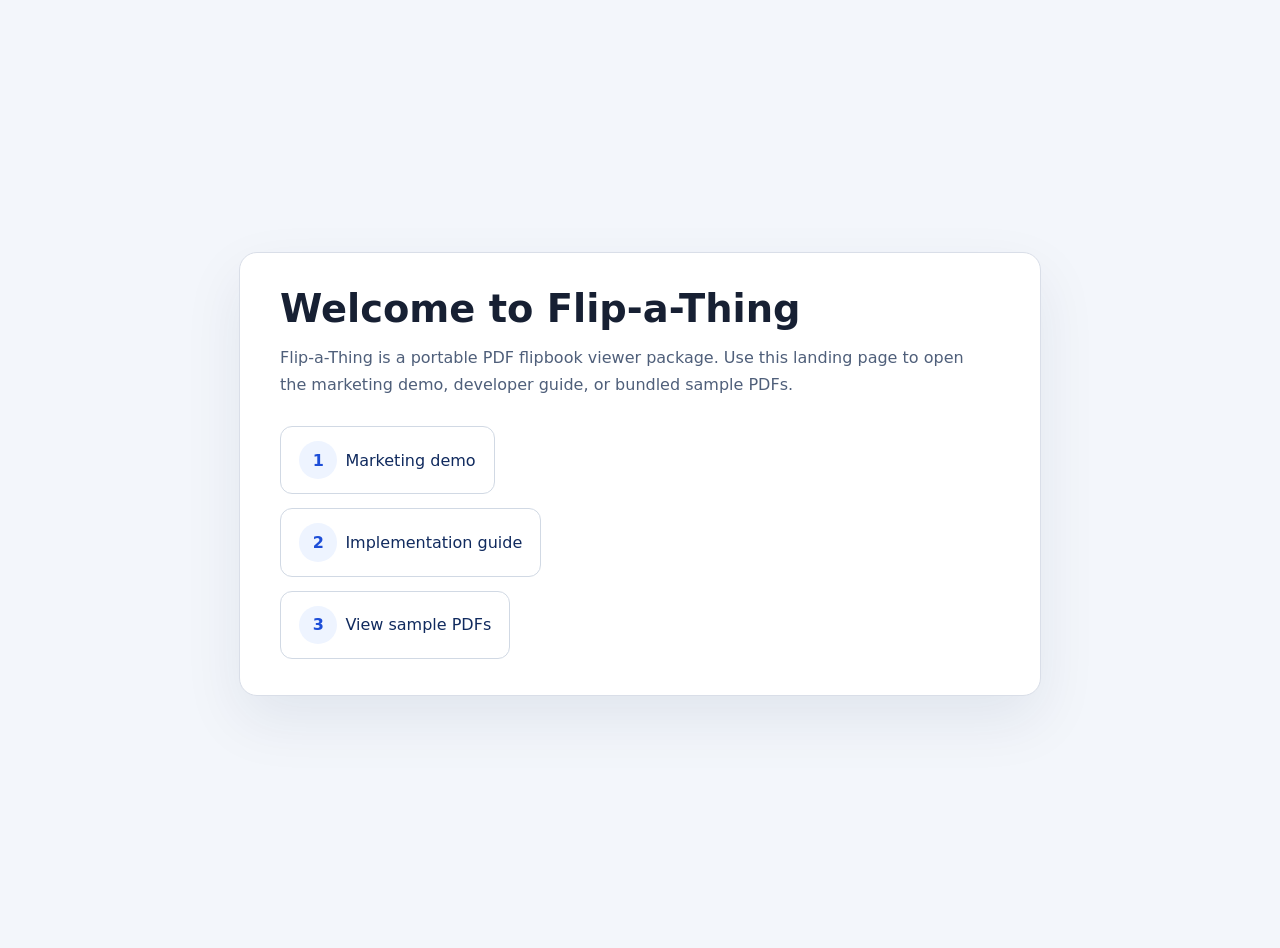
<file: index.html>
<!doctype html>
<html lang="en">
<head>
  <meta charset="utf-8" />
  <meta name="viewport" content="width=device-width, initial-scale=1" />
  <title>Welcome to Flip-a-Thing</title>
  <style>
    :root {
      color-scheme: light;
      font-family: Inter, system-ui, -apple-system, BlinkMacSystemFont, "Segoe UI", sans-serif;
      background: #f3f6fb;
      color: #172033;
    }

    body {
      margin: 0;
      min-height: 100vh;
      display: grid;
      place-items: center;
      padding: 24px;
    }

    .card {
      width: min(720px, 100%);
      background: #ffffff;
      border: 1px solid #d9dee8;
      border-radius: 18px;
      box-shadow: 0 24px 60px rgba(16, 32, 73, 0.08);
      padding: 36px 40px;
    }

    h1 {
      margin: 0 0 16px;
      font-size: clamp(2rem, 3vw, 2.8rem);
      line-height: 1.05;
    }

    p {
      margin: 0 0 28px;
      color: #4f5f7a;
      max-width: 44rem;
      line-height: 1.65;
    }

    ul {
      list-style: none;
      padding: 0;
      margin: 0;
      display: grid;
      gap: 14px;
    }

    a {
      display: inline-flex;
      align-items: center;
      gap: 0.5rem;
      text-decoration: none;
      color: #102a5e;
      padding: 14px 18px;
      border: 1px solid #d1d9e4;
      border-radius: 12px;
      transition: background 180ms ease, border-color 180ms ease, transform 180ms ease;
    }

    a:hover,
    a:focus-visible {
      background: #f5f7fb;
      border-color: #b8c4db;
      transform: translateY(-1px);
      outline: none;
    }

    .badge {
      display: inline-flex;
      align-items: center;
      justify-content: center;
      min-width: 2.4rem;
      height: 2.4rem;
      border-radius: 999px;
      background: #eef4ff;
      color: #1d4ed8;
      font-weight: 700;
    }
  </style>
</head>
<body>
  <article class="card">
    <h1>Welcome to Flip-a-Thing</h1>
    <p>Flip-a-Thing is a portable PDF flipbook viewer package. Use this landing page to open the marketing demo, developer guide, or bundled sample PDFs.</p>
    <ul>
      <li><a href="marketing/index.html"><span class="badge">1</span> Marketing demo</a></li>
      <li><a href="marketing/dev-index.html"><span class="badge">2</span> Implementation guide</a></li>
      <li><a href="example-pdfs/"><span class="badge">3</span> View sample PDFs</a></li>
    </ul>
  </article>
</body>
</html>
</file>
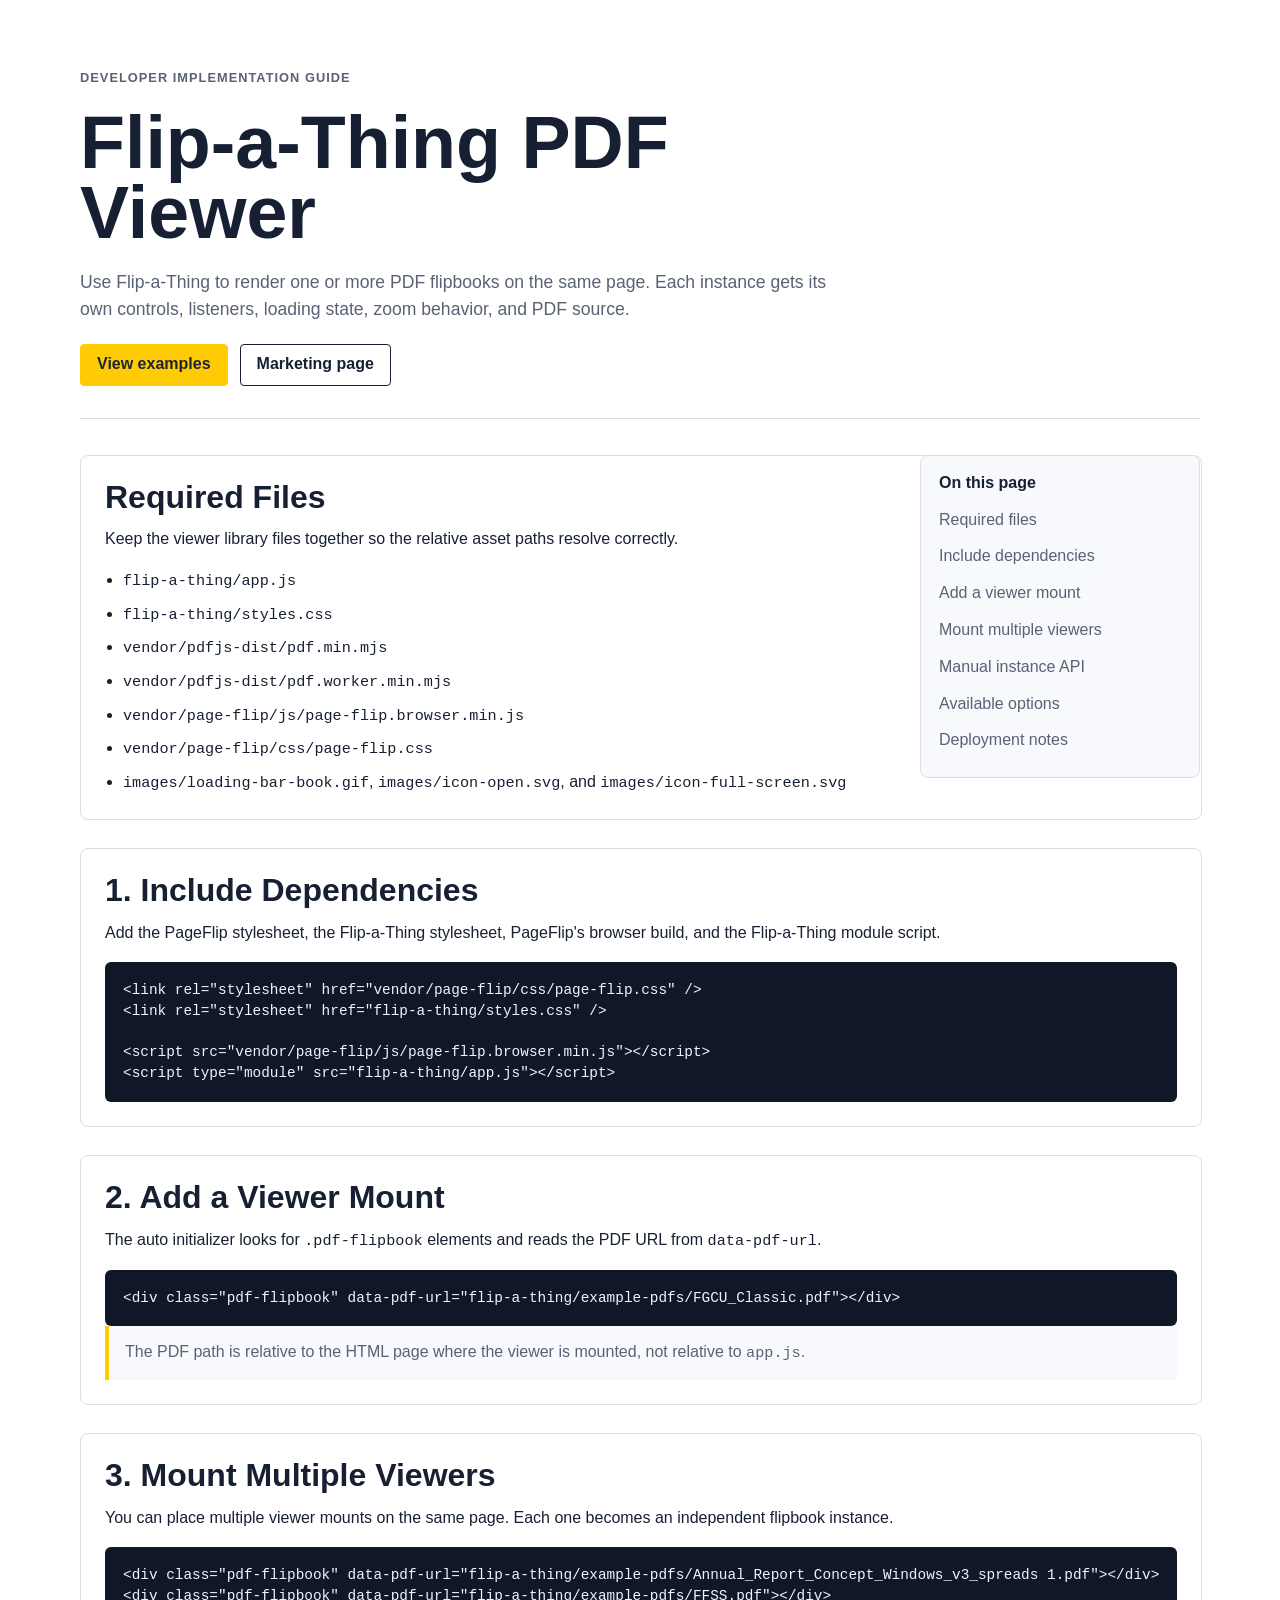
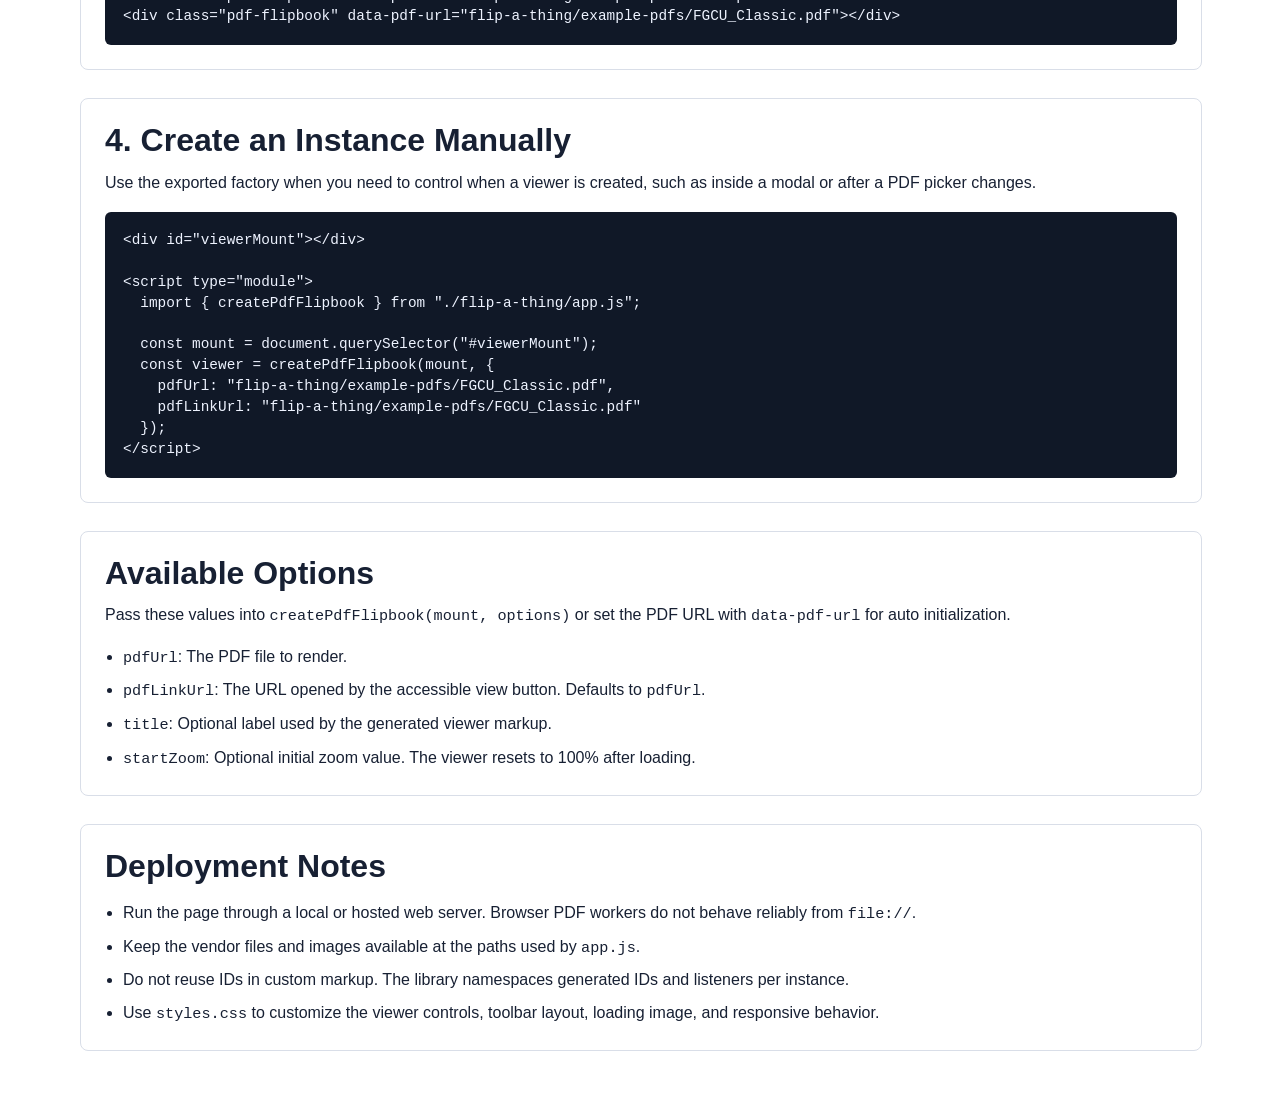
<file: flip-a-thing/index.html>
<!doctype html>
<html lang="en">

<head>
  <meta charset="utf-8" />
  <meta name="viewport" content="width=device-width, initial-scale=1" />
  <title>Flip-a-Thing Implementation Guide</title>
  <style>
    :root {
      color-scheme: light;
      --ink: #172033;
      --muted: #596274;
      --line: #d9dee8;
      --panel: #f7f9fc;
      --accent: #ffcb05;
      --accent-ink: #1d2433;
      --code: #101827;
      --code-ink: #eef3ff;
    }

    * {
      box-sizing: border-box;
    }

    body {
      margin: 0;
      color: var(--ink);
      font-family: Arial, Helvetica, sans-serif;
      line-height: 1.55;
      background: #ffffff;
    }

    a {
      color: inherit;
    }

    .guide-shell {
      width: min(1120px, calc(100% - 40px));
      margin: 0 auto;
      padding: 40px 0 56px;
    }

    .guide-header {
      display: grid;
      gap: 20px;
      padding: 28px 0 32px;
      border-bottom: 1px solid var(--line);
    }

    .eyebrow {
      margin: 0;
      color: var(--muted);
      font-size: 0.8rem;
      font-weight: 700;
      letter-spacing: 0.08em;
      text-transform: uppercase;
    }

    h1,
    h2,
    h3,
    p {
      margin-top: 0;
    }

    h1 {
      max-width: 780px;
      margin-bottom: 0;
      font-size: clamp(2.2rem, 6vw, 4.6rem);
      line-height: 0.96;
      letter-spacing: 0;
    }

    h2 {
      margin-bottom: 12px;
      font-size: clamp(1.45rem, 3vw, 2rem);
      line-height: 1.12;
      letter-spacing: 0;
    }

    h3 {
      margin-bottom: 8px;
      font-size: 1rem;
    }

    .intro {
      max-width: 760px;
      margin: 0;
      color: var(--muted);
      font-size: 1.1rem;
    }

    .actions {
      display: flex;
      flex-wrap: wrap;
      gap: 12px;
      align-items: center;
    }

    .button-link {
      display: inline-flex;
      min-height: 42px;
      align-items: center;
      justify-content: center;
      border: 1px solid var(--ink);
      padding: 0 16px;
      border-radius: 4px;
      text-decoration: none;
      font-weight: 700;
    }

    .button-link.primary {
      border-color: var(--accent);
      background: var(--accent);
      color: var(--accent-ink);
    }

    .guide-layout {
      display: grid;
      grid-template-columns: minmax(0, 1fr) 280px;
      gap: 36px;
      align-items: start;
      padding-top: 36px;
    }

    .guide-content {
      display: grid;
      gap: 28px;
    }

    .guide-card {
      border: 1px solid var(--line);
      border-radius: 8px;
      padding: 24px;
      background: #ffffff;
    }

    .note {
      border-left: 4px solid var(--accent);
      padding: 14px 16px;
      background: var(--panel);
      color: var(--muted);
    }

    .note p:last-child,
    .guide-card p:last-child,
    .guide-card ul:last-child {
      margin-bottom: 0;
    }

    code {
      font-family: Consolas, "Liberation Mono", Menlo, monospace;
      font-size: 0.95em;
    }

    pre {
      overflow-x: auto;
      margin: 16px 0 0;
      border-radius: 6px;
      padding: 18px;
      background: var(--code);
      color: var(--code-ink);
      line-height: 1.45;
    }

    pre code {
      font-size: 0.9rem;
    }

    .toc {
      position: sticky;
      top: 18px;
      border: 1px solid var(--line);
      border-radius: 8px;
      padding: 18px;
      background: var(--panel);
    }

    .toc h2 {
      margin-bottom: 10px;
      font-size: 1rem;
    }

    .toc a {
      display: block;
      padding: 6px 0;
      color: var(--muted);
      text-decoration: none;
    }

    .toc a:hover,
    .toc a:focus-visible {
      color: var(--ink);
      text-decoration: underline;
    }

    .file-list {
      display: grid;
      gap: 8px;
      padding-left: 18px;
    }

    @media (max-width: 820px) {
      .guide-layout {
        grid-template-columns: 1fr;
      }

      .toc {
        position: static;
        order: -1;
      }
    }
  </style>
</head>

<body>
  <main class="guide-shell">
    <header class="guide-header">
      <p class="eyebrow">Developer implementation guide</p>
      <h1>Flip-a-Thing PDF Viewer</h1>
      <p class="intro">
        Use Flip-a-Thing to render one or more PDF flipbooks on the same page. Each instance gets its own controls,
        listeners, loading state, zoom behavior, and PDF source.
      </p>
      <div class="actions">
        <a class="button-link primary" href="example-pdfs/index.html">View examples</a>
        <a class="button-link" href="../index.html">Marketing page</a>
      </div>
    </header>

    <div class="guide-layout">
      <article class="guide-content">
        <section class="guide-card" id="files">
          <h2>Required Files</h2>
          <p>
            Keep the viewer library files together so the relative asset paths resolve correctly.
          </p>
          <ul class="file-list">
            <li><code>flip-a-thing/app.js</code></li>
            <li><code>flip-a-thing/styles.css</code></li>
            <li><code>vendor/pdfjs-dist/pdf.min.mjs</code></li>
            <li><code>vendor/pdfjs-dist/pdf.worker.min.mjs</code></li>
            <li><code>vendor/page-flip/js/page-flip.browser.min.js</code></li>
            <li><code>vendor/page-flip/css/page-flip.css</code></li>
            <li><code>images/loading-bar-book.gif</code>, <code>images/icon-open.svg</code>, and <code>images/icon-full-screen.svg</code></li>
          </ul>
        </section>

        <section class="guide-card" id="dependencies">
          <h2>1. Include Dependencies</h2>
          <p>
            Add the PageFlip stylesheet, the Flip-a-Thing stylesheet, PageFlip's browser build, and the Flip-a-Thing
            module script.
          </p>
          <pre><code>&lt;link rel="stylesheet" href="vendor/page-flip/css/page-flip.css" /&gt;
&lt;link rel="stylesheet" href="flip-a-thing/styles.css" /&gt;

&lt;script src="vendor/page-flip/js/page-flip.browser.min.js"&gt;&lt;/script&gt;
&lt;script type="module" src="flip-a-thing/app.js"&gt;&lt;/script&gt;</code></pre>
        </section>

        <section class="guide-card" id="auto-init">
          <h2>2. Add a Viewer Mount</h2>
          <p>
            The auto initializer looks for <code>.pdf-flipbook</code> elements and reads the PDF URL from
            <code>data-pdf-url</code>.
          </p>
          <pre><code>&lt;div class="pdf-flipbook" data-pdf-url="flip-a-thing/example-pdfs/FGCU_Classic.pdf"&gt;&lt;/div&gt;</code></pre>
          <div class="note">
            <p>
              The PDF path is relative to the HTML page where the viewer is mounted, not relative to
              <code>app.js</code>.
            </p>
          </div>
        </section>

        <section class="guide-card" id="multiple">
          <h2>3. Mount Multiple Viewers</h2>
          <p>
            You can place multiple viewer mounts on the same page. Each one becomes an independent flipbook instance.
          </p>
          <pre><code>&lt;div class="pdf-flipbook" data-pdf-url="flip-a-thing/example-pdfs/Annual_Report_Concept_Windows_v3_spreads 1.pdf"&gt;&lt;/div&gt;
&lt;div class="pdf-flipbook" data-pdf-url="flip-a-thing/example-pdfs/FFSS.pdf"&gt;&lt;/div&gt;
&lt;div class="pdf-flipbook" data-pdf-url="flip-a-thing/example-pdfs/FGCU_Classic.pdf"&gt;&lt;/div&gt;</code></pre>
        </section>

        <section class="guide-card" id="manual-api">
          <h2>4. Create an Instance Manually</h2>
          <p>
            Use the exported factory when you need to control when a viewer is created, such as inside a modal or after
            a PDF picker changes.
          </p>
          <pre><code>&lt;div id="viewerMount"&gt;&lt;/div&gt;

&lt;script type="module"&gt;
  import { createPdfFlipbook } from "./flip-a-thing/app.js";

  const mount = document.querySelector("#viewerMount");
  const viewer = createPdfFlipbook(mount, {
    pdfUrl: "flip-a-thing/example-pdfs/FGCU_Classic.pdf",
    pdfLinkUrl: "flip-a-thing/example-pdfs/FGCU_Classic.pdf"
  });
&lt;/script&gt;</code></pre>
        </section>

        <section class="guide-card" id="options">
          <h2>Available Options</h2>
          <p>
            Pass these values into <code>createPdfFlipbook(mount, options)</code> or set the PDF URL with
            <code>data-pdf-url</code> for auto initialization.
          </p>
          <ul class="file-list">
            <li><code>pdfUrl</code>: The PDF file to render.</li>
            <li><code>pdfLinkUrl</code>: The URL opened by the accessible view button. Defaults to <code>pdfUrl</code>.</li>
            <li><code>title</code>: Optional label used by the generated viewer markup.</li>
            <li><code>startZoom</code>: Optional initial zoom value. The viewer resets to 100% after loading.</li>
          </ul>
        </section>

        <section class="guide-card" id="deployment">
          <h2>Deployment Notes</h2>
          <ul class="file-list">
            <li>Run the page through a local or hosted web server. Browser PDF workers do not behave reliably from <code>file://</code>.</li>
            <li>Keep the vendor files and images available at the paths used by <code>app.js</code>.</li>
            <li>Do not reuse IDs in custom markup. The library namespaces generated IDs and listeners per instance.</li>
            <li>Use <code>styles.css</code> to customize the viewer controls, toolbar layout, loading image, and responsive behavior.</li>
          </ul>
        </section>
      </article>

      <nav class="toc" aria-label="Implementation guide sections">
        <h2>On this page</h2>
        <a href="#files">Required files</a>
        <a href="#dependencies">Include dependencies</a>
        <a href="#auto-init">Add a viewer mount</a>
        <a href="#multiple">Mount multiple viewers</a>
        <a href="#manual-api">Manual instance API</a>
        <a href="#options">Available options</a>
        <a href="#deployment">Deployment notes</a>
      </nav>
    </div>
  </main>
</body>

</html>
</file>
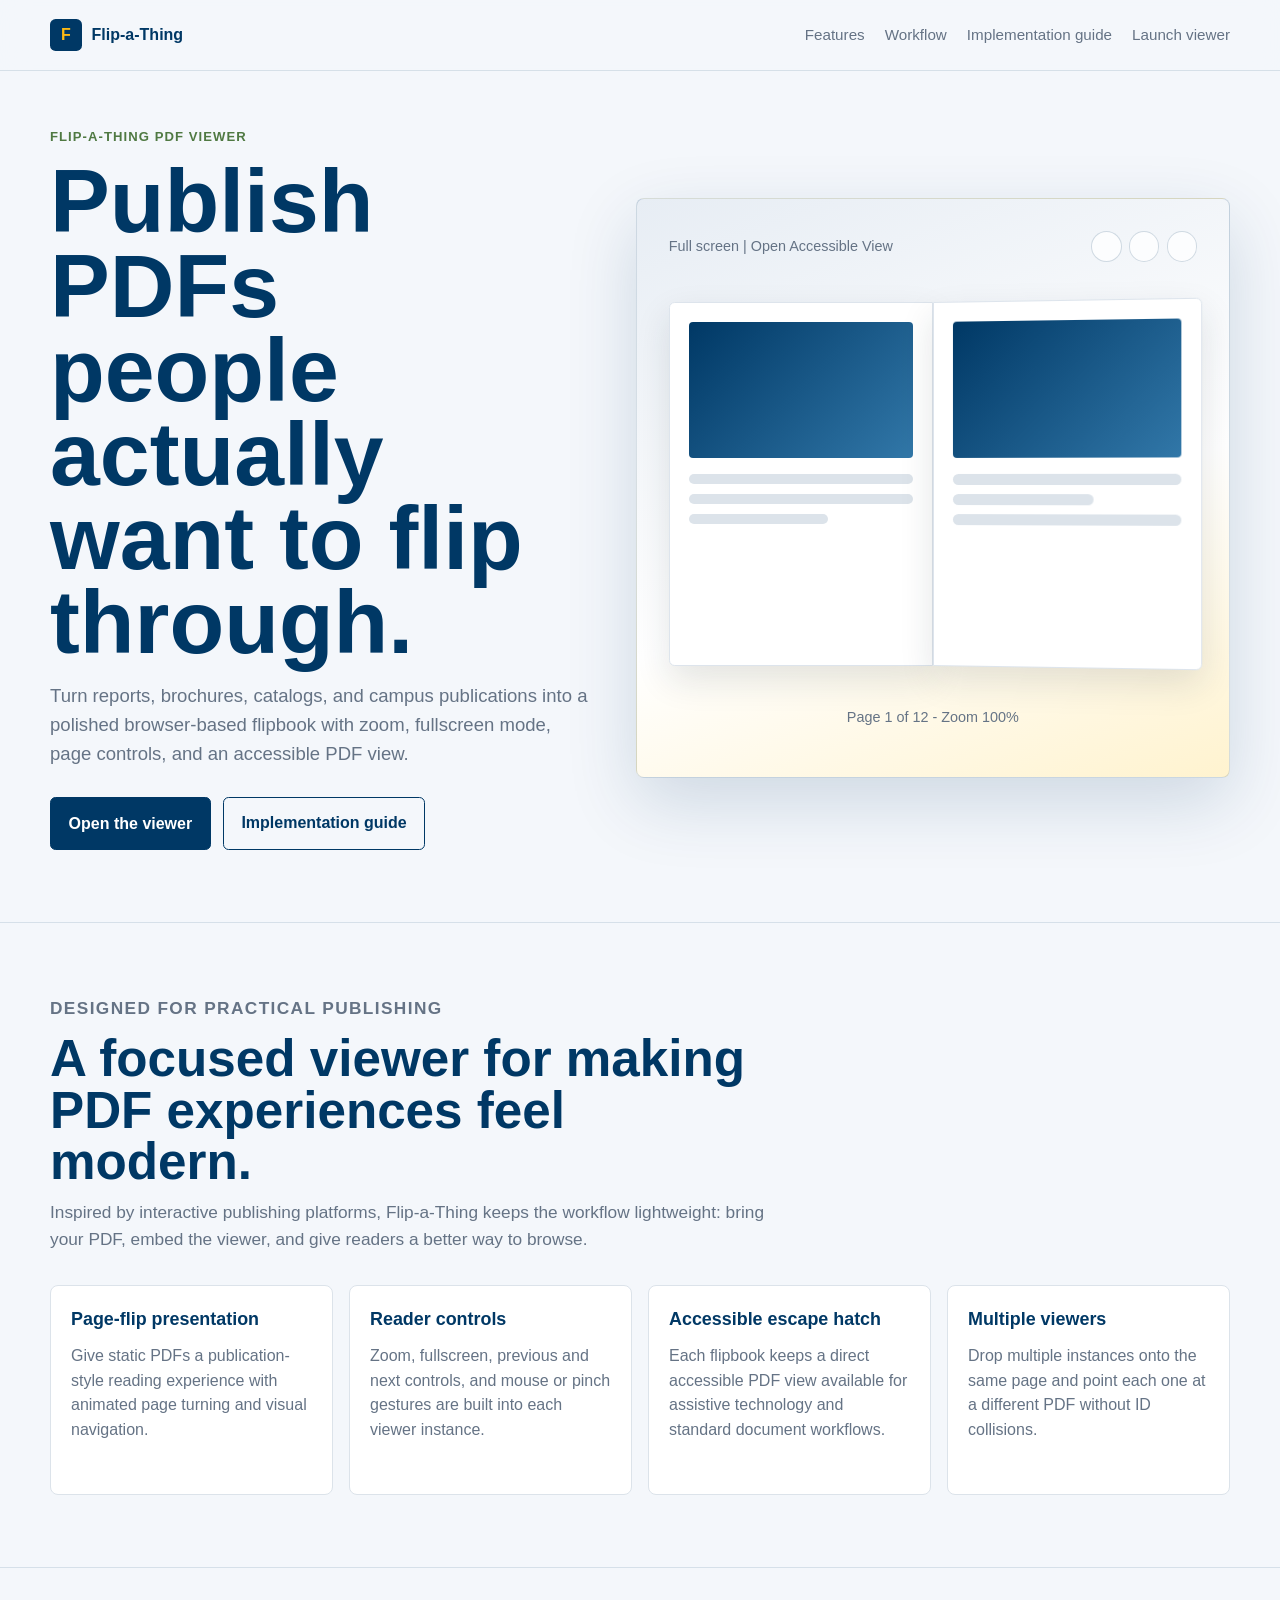
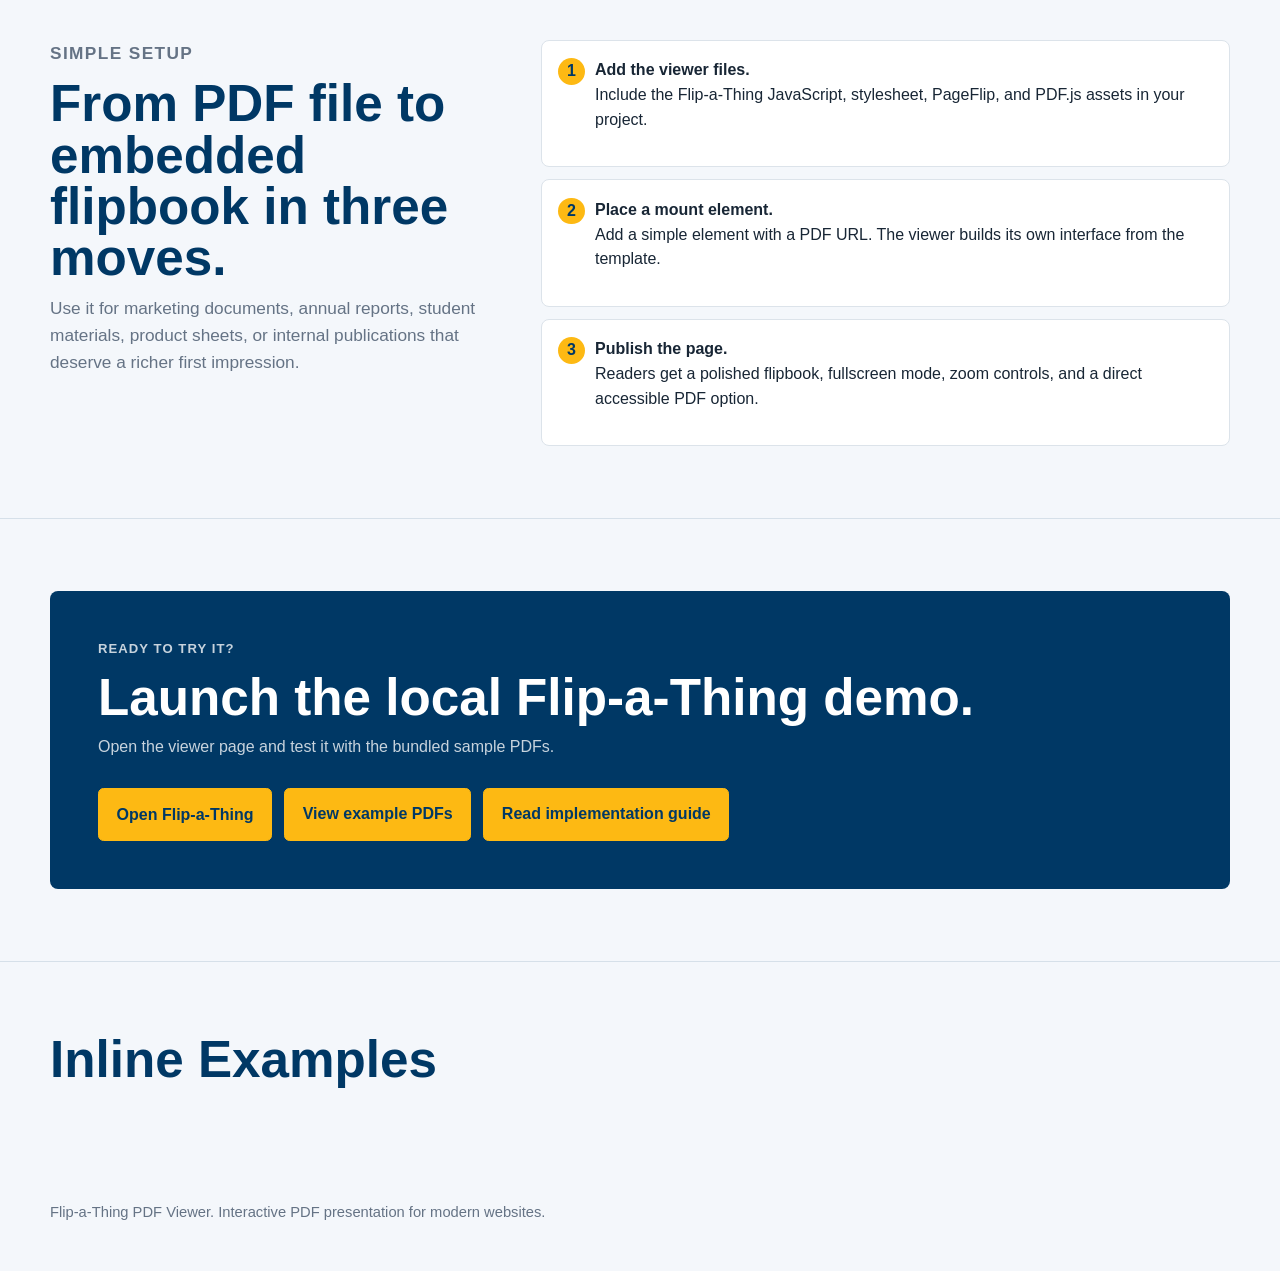
<file: marketing/index.html>
<!doctype html>
<html lang="en">

<head>
  <meta charset="utf-8" />
  <meta name="viewport" content="width=device-width, initial-scale=1" />
  <meta name="description"
    content="Flip-a-Thing turns PDFs into polished, responsive flipbook viewers for reports, brochures, catalogs, and campus publications." />
  <title>Flip-a-Thing PDF Viewer</title>
  <link rel="stylesheet" href="../tool/css/page-flip.css" />
  <link rel="stylesheet" href="../tool/css/styles.css" />

  <script src="../tool/js/minifyed/page-flip.browser.min.js"></script>

  <style>
    :root {
      --navy: #003865;
      --gold: #fdb913;
      --ink: #182635;
      --muted: #657385;
      --line: #dce3ea;
      --paper: #ffffff;
      --wash: #f4f7fb;
      --green: #4f7942;
    }

    * {
      box-sizing: border-box;
    }

    body {
      margin: 0;
      font-family: Arial, Helvetica, sans-serif;
      color: var(--ink);
      background: var(--wash);
      line-height: 1.55;
    }

    a {
      color: inherit;
    }

    .page-shell {
      width: min(1180px, calc(100% - 32px));
      margin: 0 auto;
    }

    .site-header {
      position: sticky;
      top: 0;
      z-index: 10;
      background: rgba(244, 247, 251, 0.92);
      border-bottom: 1px solid rgba(0, 56, 101, 0.12);
      backdrop-filter: blur(14px);
    }

    .nav {
      display: flex;
      align-items: center;
      justify-content: space-between;
      gap: 1rem;
      min-height: 70px;
    }

    .brand {
      display: inline-flex;
      align-items: center;
      gap: 0.6rem;
      font-weight: 800;
      text-decoration: none;
      color: var(--navy);
    }

    .brand-mark {
      display: inline-grid;
      place-items: center;
      width: 2rem;
      height: 2rem;
      border-radius: 0.35rem;
      background: var(--navy);
      color: var(--gold);
      font-weight: 900;
    }

    .nav-links {
      display: flex;
      align-items: center;
      gap: 1.25rem;
      color: var(--muted);
      font-size: 0.95rem;
    }

    .nav-links a {
      text-decoration: none;
    }

    .hero {
      min-height: calc(100vh - 70px);
      display: grid;
      grid-template-columns: minmax(0, 0.95fr) minmax(360px, 1.05fr);
      gap: 3rem;
      align-items: center;
      padding: 3.5rem 0 4.5rem;
    }

    .eyebrow {
      margin: 0 0 0.75rem;
      color: var(--green);
      font-size: 0.82rem;
      font-weight: 800;
      letter-spacing: 0.08em;
      text-transform: uppercase;
    }

    h1,
    h2,
    h3,
    p {
      margin-top: 0;
    }

    h1 {
      margin-bottom: 1.1rem;
      color: var(--navy);
      font-size: clamp(2.7rem, 7vw, 5.9rem);
      line-height: 0.94;
    }

    .hero-copy {
      max-width: 620px;
    }

    .hero-copy>p:not(.eyebrow) {
      max-width: 540px;
      color: var(--muted);
      font-size: 1.16rem;
    }

    .actions {
      display: flex;
      flex-wrap: wrap;
      gap: 0.75rem;
      margin-top: 1.8rem;
    }

    .button {
      display: inline-flex;
      align-items: center;
      justify-content: center;
      min-height: 3rem;
      padding: 0.8rem 1.1rem;
      border: 1px solid var(--navy);
      border-radius: 0.35rem;
      text-decoration: none;
      font-weight: 800;
      transition: background-color 300ms ease, color 300ms ease, border-color 300ms ease;
    }

    .button.primary {
      background: var(--navy);
      color: #fff;
    }

    .button.secondary {
      background: transparent;
      color: var(--navy);
    }

    .button:hover {
      background: #002b4d;
      border-color: #002b4d;
      color: #fff;
    }

    .button {
      cursor: pointer;
      font-size: 1rem;
    }

    .viewer-preview {
      position: relative;
      min-height: 580px;
      padding: 2rem;
      background: linear-gradient(160deg, #e7edf4, #ffffff 58%, #fff3cf);
      border: 1px solid rgba(0, 56, 101, 0.16);
      border-radius: 0.5rem;
      overflow: hidden;
      box-shadow: 0 24px 70px rgba(0, 56, 101, 0.16);
    }

    .mock-toolbar,
    .mock-status {
      display: flex;
      align-items: center;
      justify-content: space-between;
      gap: 1rem;
      color: var(--muted);
      font-size: 0.9rem;
    }

    .mock-tools {
      display: flex;
      gap: 0.45rem;
    }

    .mock-dot {
      width: 1.9rem;
      height: 1.9rem;
      border: 1px solid rgba(0, 56, 101, 0.18);
      border-radius: 999px;
      background: rgba(255, 255, 255, 0.75);
    }

    .mock-book {
      position: relative;
      display: grid;
      grid-template-columns: 1fr 1fr;
      gap: 0;
      margin: 2.5rem auto;
      width: min(100%, 620px);
      aspect-ratio: 1.45;
      perspective: 1000px;
    }

    .mock-page {
      padding: 1.2rem;
      background: var(--paper);
      border: 1px solid #dde4ec;
      box-shadow: 0 14px 35px rgba(24, 38, 53, 0.12);
      overflow: hidden;
    }

    .mock-page:first-child {
      border-radius: 0.35rem 0 0 0.35rem;
    }

    .mock-page:last-child {
      border-radius: 0 0.35rem 0.35rem 0;
      transform: rotateY(-5deg);
      transform-origin: left center;
    }

    .mock-band {
      height: 42%;
      margin-bottom: 1rem;
      background: linear-gradient(135deg, var(--navy), #3177a8);
      border-radius: 0.25rem;
    }

    .mock-line {
      height: 0.65rem;
      margin-bottom: 0.6rem;
      background: #dce3ea;
      border-radius: 999px;
    }

    .mock-line.short {
      width: 62%;
    }

    .mock-status {
      justify-content: center;
    }

    .section {
      padding: 4.5rem 0;
      border-top: 1px solid rgba(0, 56, 101, 0.12);
    }

    .section-heading {
      max-width: 720px;
      margin-bottom: 2rem;
    }

    h2 {
      margin-bottom: 0.75rem;
      color: var(--navy);
      font-size: clamp(2rem, 4vw, 3.2rem);
      line-height: 1;
    }

    .section-heading p {
      color: var(--muted);
      font-size: 1.08rem;
    }

    .feature-grid {
      display: grid;
      grid-template-columns: repeat(4, minmax(0, 1fr));
      gap: 1rem;
    }

    .feature {
      min-height: 210px;
      padding: 1.25rem;
      background: #fff;
      border: 1px solid var(--line);
      border-radius: 0.5rem;
    }

    .feature strong {
      display: block;
      margin-bottom: 0.65rem;
      color: var(--navy);
      font-size: 1.12rem;
    }

    .feature p {
      color: var(--muted);
    }

    .split {
      display: grid;
      grid-template-columns: minmax(0, 0.8fr) minmax(0, 1.2fr);
      gap: 2rem;
      align-items: start;
    }

    .steps {
      display: grid;
      gap: 0.75rem;
      counter-reset: steps;
    }

    .step {
      position: relative;
      padding: 1.1rem 1.1rem 1.1rem 3.3rem;
      background: #fff;
      border: 1px solid var(--line);
      border-radius: 0.5rem;
      counter-increment: steps;
    }

    .step::before {
      content: counter(steps);
      position: absolute;
      left: 1rem;
      top: 1.1rem;
      display: grid;
      place-items: center;
      width: 1.65rem;
      height: 1.65rem;
      border-radius: 999px;
      background: var(--gold);
      color: var(--navy);
      font-weight: 900;
    }

    .cta {
      padding: 3rem;
      background: var(--navy);
      color: #fff;
      border-radius: 0.5rem;
    }

    .cta h2 {
      color: #fff;
    }

    .cta p {
      max-width: 650px;
      color: rgba(255, 255, 255, 0.78);
    }

    .cta .button {
      border-color: var(--gold);
      background: var(--gold);
      color: var(--navy);
    }

    .footer {
      padding: 2rem 0;
      color: var(--muted);
      font-size: 0.92rem;
    }

    .viewer-modal {
      position: fixed;
      inset: 0;
      z-index: 100;
      display: none;
      align-items: center;
      justify-content: center;
      padding: 1rem;
      background: rgba(14, 24, 38, 0.72);
    }

    .viewer-modal.is-open {
      display: flex;
    }

    .viewer-dialog {
      width: min(1180px, 100%);
      max-height: min(92vh, 980px);
      overflow: auto;
      background: #f4f7fb;
      border-radius: 0.5rem;
      box-shadow: 0 24px 80px rgba(0, 0, 0, 0.35);
    }

    .viewer-dialog__header {
      display: flex;
      align-items: center;
      justify-content: space-between;
      gap: 1rem;
      padding: 1rem;
      border-bottom: 1px solid rgba(0, 56, 101, 0.14);
    }

    .viewer-dialog__header h2 {
      margin: 0;
      font-size: 1.25rem;
      line-height: 1.2;
    }

    .modal-close {
      width: 2.25rem;
      height: 2.25rem;
      padding: 0;
      border-radius: 999px;
      border: 1px solid rgba(0, 56, 101, 0.2);
      background: #fff;
      color: var(--navy);
      cursor: pointer;
      font-size: 1.35rem;
      line-height: 1;
    }

    .viewer-dialog__body {
      padding: 1rem;
    }

    .viewer-dialog__body .pdf-flipbook {
      margin: 0;
    }

    .pdf-picker {
      display: flex;
      justify-content: center;
      margin: 1.25rem auto 0;
    }

    .pdf-picker select {
      width: min(680px, 100%);
      min-height: 3.25rem;
      padding: 0 1rem;
      border: 1px solid rgba(0, 56, 101, 0.24);
      border-radius: 0.35rem;
      background: #fff;
      color: var(--ink);
      font: inherit;
      font-weight: 700;
      text-align: center;
    }

    @media (max-width: 900px) {

      .hero,
      .split {
        grid-template-columns: 1fr;
      }

      .viewer-preview {
        min-height: auto;
      }

      .feature-grid {
        grid-template-columns: repeat(2, minmax(0, 1fr));
      }
    }

    @media (max-width: 620px) {
      .nav {
        align-items: flex-start;
        flex-direction: column;
        padding: 1rem 0;
      }

      .nav-links {
        width: 100%;
        justify-content: space-between;
        gap: 0.6rem;
      }

      .hero {
        padding-top: 2rem;
      }

      .feature-grid {
        grid-template-columns: 1fr;
      }

      .viewer-preview,
      .cta {
        padding: 1rem;
      }
    }
  </style>
</head>

<body>
  <header class="site-header">
    <div class="page-shell nav">
      <a class="brand" href="#top" aria-label="Flip-a-Thing home">
        <span class="brand-mark">F</span>
        <span>Flip-a-Thing</span>
      </a>
      <nav class="nav-links" aria-label="Primary navigation">
        <a href="#features">Features</a>
        <a href="#workflow">Workflow</a>
        <a href="./dev-index.html">Implementation guide</a>
        <a href="#viewer-modal" data-open-viewer>Launch viewer</a>
      </nav>
    </div>
  </header>

  <main>
    <section class="page-shell hero" id="top">
      <div class="hero-copy">
        <p class="eyebrow">Flip-a-Thing PDF Viewer</p>
        <h1>Publish PDFs people actually want to flip through.</h1>
        <p>Turn reports, brochures, catalogs, and campus publications into a polished browser-based flipbook with zoom,
          fullscreen mode, page controls, and an accessible PDF view.</p>
        <div class="actions">
          <button class="button primary" type="button" data-open-viewer>Open the viewer</button>
          <a class="button secondary" href="./dev-index.html">Implementation guide</a>
        </div>
      </div>

      <div class="viewer-preview" aria-label="Flip-a-Thing interface preview">
        <div class="mock-toolbar">
          <span>Full screen | Open Accessible View</span>
          <div class="mock-tools" aria-hidden="true">
            <span class="mock-dot"></span>
            <span class="mock-dot"></span>
            <span class="mock-dot"></span>
          </div>
        </div>
        <div class="mock-book" aria-hidden="true">
          <div class="mock-page">
            <div class="mock-band"></div>
            <div class="mock-line"></div>
            <div class="mock-line"></div>
            <div class="mock-line short"></div>
          </div>
          <div class="mock-page">
            <div class="mock-band"></div>
            <div class="mock-line"></div>
            <div class="mock-line short"></div>
            <div class="mock-line"></div>
          </div>
        </div>
        <div class="mock-status">Page 1 of 12 - Zoom 100%</div>
      </div>
    </section>

    <section class="section" id="features">
      <div class="page-shell">
        <div class="section-heading">
          <p class="eyebrow">Designed for practical publishing</p>
          <h2>A focused viewer for making PDF experiences feel modern.</h2>
          <p>Inspired by interactive publishing platforms, Flip-a-Thing keeps the workflow lightweight: bring your PDF,
            embed the viewer, and give readers a better way to browse.</p>
        </div>

        <div class="feature-grid">
          <article class="feature">
            <strong>Page-flip presentation</strong>
            <p>Give static PDFs a publication-style reading experience with animated page turning and visual navigation.
            </p>
          </article>
          <article class="feature">
            <strong>Reader controls</strong>
            <p>Zoom, fullscreen, previous and next controls, and mouse or pinch gestures are built into each viewer
              instance.</p>
          </article>
          <article class="feature">
            <strong>Accessible escape hatch</strong>
            <p>Each flipbook keeps a direct accessible PDF view available for assistive technology and standard document
              workflows.</p>
          </article>
          <article class="feature">
            <strong>Multiple viewers</strong>
            <p>Drop multiple instances onto the same page and point each one at a different PDF without ID collisions.
            </p>
          </article>
        </div>
      </div>
    </section>

    <section class="section" id="workflow">
      <div class="page-shell split">
        <div class="section-heading">
          <p class="eyebrow">Simple setup</p>
          <h2>From PDF file to embedded flipbook in three moves.</h2>
          <p>Use it for marketing documents, annual reports, student materials, product sheets, or internal publications
            that deserve a richer first impression.</p>
        </div>

        <div class="steps">
          <div class="step">
            <strong>Add the viewer files.</strong>
            <p>Include the Flip-a-Thing JavaScript, stylesheet, PageFlip, and PDF.js assets in your project.</p>
          </div>
          <div class="step">
            <strong>Place a mount element.</strong>
            <p>Add a simple element with a PDF URL. The viewer builds its own interface from the template.</p>
          </div>
          <div class="step">
            <strong>Publish the page.</strong>
            <p>Readers get a polished flipbook, fullscreen mode, zoom controls, and a direct accessible PDF option.</p>
          </div>
        </div>
      </div>
    </section>

    <section class="section">
      <div class="page-shell cta">
        <p class="eyebrow">Ready to try it?</p>
        <h2>Launch the local Flip-a-Thing demo.</h2>
        <p>Open the viewer page and test it with the bundled sample PDFs.</p>
        <div class="actions">
          <button class="button" type="button" data-open-viewer>Open Flip-a-Thing</button>
          <a class="button" href="../example-pdfs/">View example PDFs</a>
          <a class="button" href="./index.html">Read implementation guide</a>
        </div>
      </div>
    </section>

    <section class="section">
      <div class="page-shell">
        <h2>Inline Examples</h2>

        <div class="pdf-flipbook" data-pdf-url="../example-pdfs/FGCU_Classic.pdf"></div>
        <div class="pdf-flipbook" data-pdf-url="../example-pdfs/FFSS.pdf"></div>

      </div>
    </section>




  </main>








  <footer class="page-shell footer">
    <p>Flip-a-Thing PDF Viewer. Interactive PDF presentation for modern websites.</p>
  </footer>

  <div class="viewer-modal" id="viewer-modal" aria-hidden="true">
    <div class="viewer-dialog" role="dialog" aria-modal="true" aria-labelledby="viewer-modal-title">
      <div class="viewer-dialog__header">
        <h2 id="viewer-modal-title">Flip-a-Thing viewer</h2>
        <button class="modal-close" type="button" aria-label="Close viewer" data-close-viewer>&times;</button>
      </div>
      <div class="viewer-dialog__body">
        <div id="modalViewerMount"></div>
        <div class="pdf-picker">
          <select id="pdfSelect" aria-label="Choose a PDF to preview">
            <option value="../example-pdfs/FGCU_Classic.pdf">FGCU Classic</option>
            <option value="../example-pdfs/Annual_Report_Concept_Windows_v3_spreads 1.pdf">Annual Report Concept</option>
            <option value="../example-pdfs/FFSS.pdf">FFSS</option>
          </select>
        </div>
      </div>
    </div>
  </div>



  <script type="module">
    import { createPdfFlipbook } from "../tool/js/app.js";

    const modal = document.getElementById("viewer-modal");
    const mount = document.getElementById("modalViewerMount");
    const select = document.getElementById("pdfSelect");
    const openButtons = document.querySelectorAll("[data-open-viewer]");
    const closeButton = document.querySelector("[data-close-viewer]");

    function loadSelectedPdf() {
      mount.innerHTML = "";
      createPdfFlipbook(mount, {
        pdfUrl: select.value,
        pdfLinkUrl: select.value
      });
    }

    function openViewer(event) {
      event?.preventDefault();
      modal.classList.add("is-open");
      modal.setAttribute("aria-hidden", "false");
      loadSelectedPdf();
    }

    function closeViewer() {
      modal.classList.remove("is-open");
      modal.setAttribute("aria-hidden", "true");
      mount.innerHTML = "";
    }

    openButtons.forEach((button) => {
      button.addEventListener("click", openViewer);
    });

    closeButton.addEventListener("click", closeViewer);
    select.addEventListener("change", loadSelectedPdf);

    modal.addEventListener("click", (event) => {
      if (event.target === modal) {
        closeViewer();
      }
    });

    document.addEventListener("keydown", (event) => {
      if (event.key === "Escape" && modal.classList.contains("is-open")) {
        closeViewer();
      }
    });
  </script>
</body>

</html>
</file>
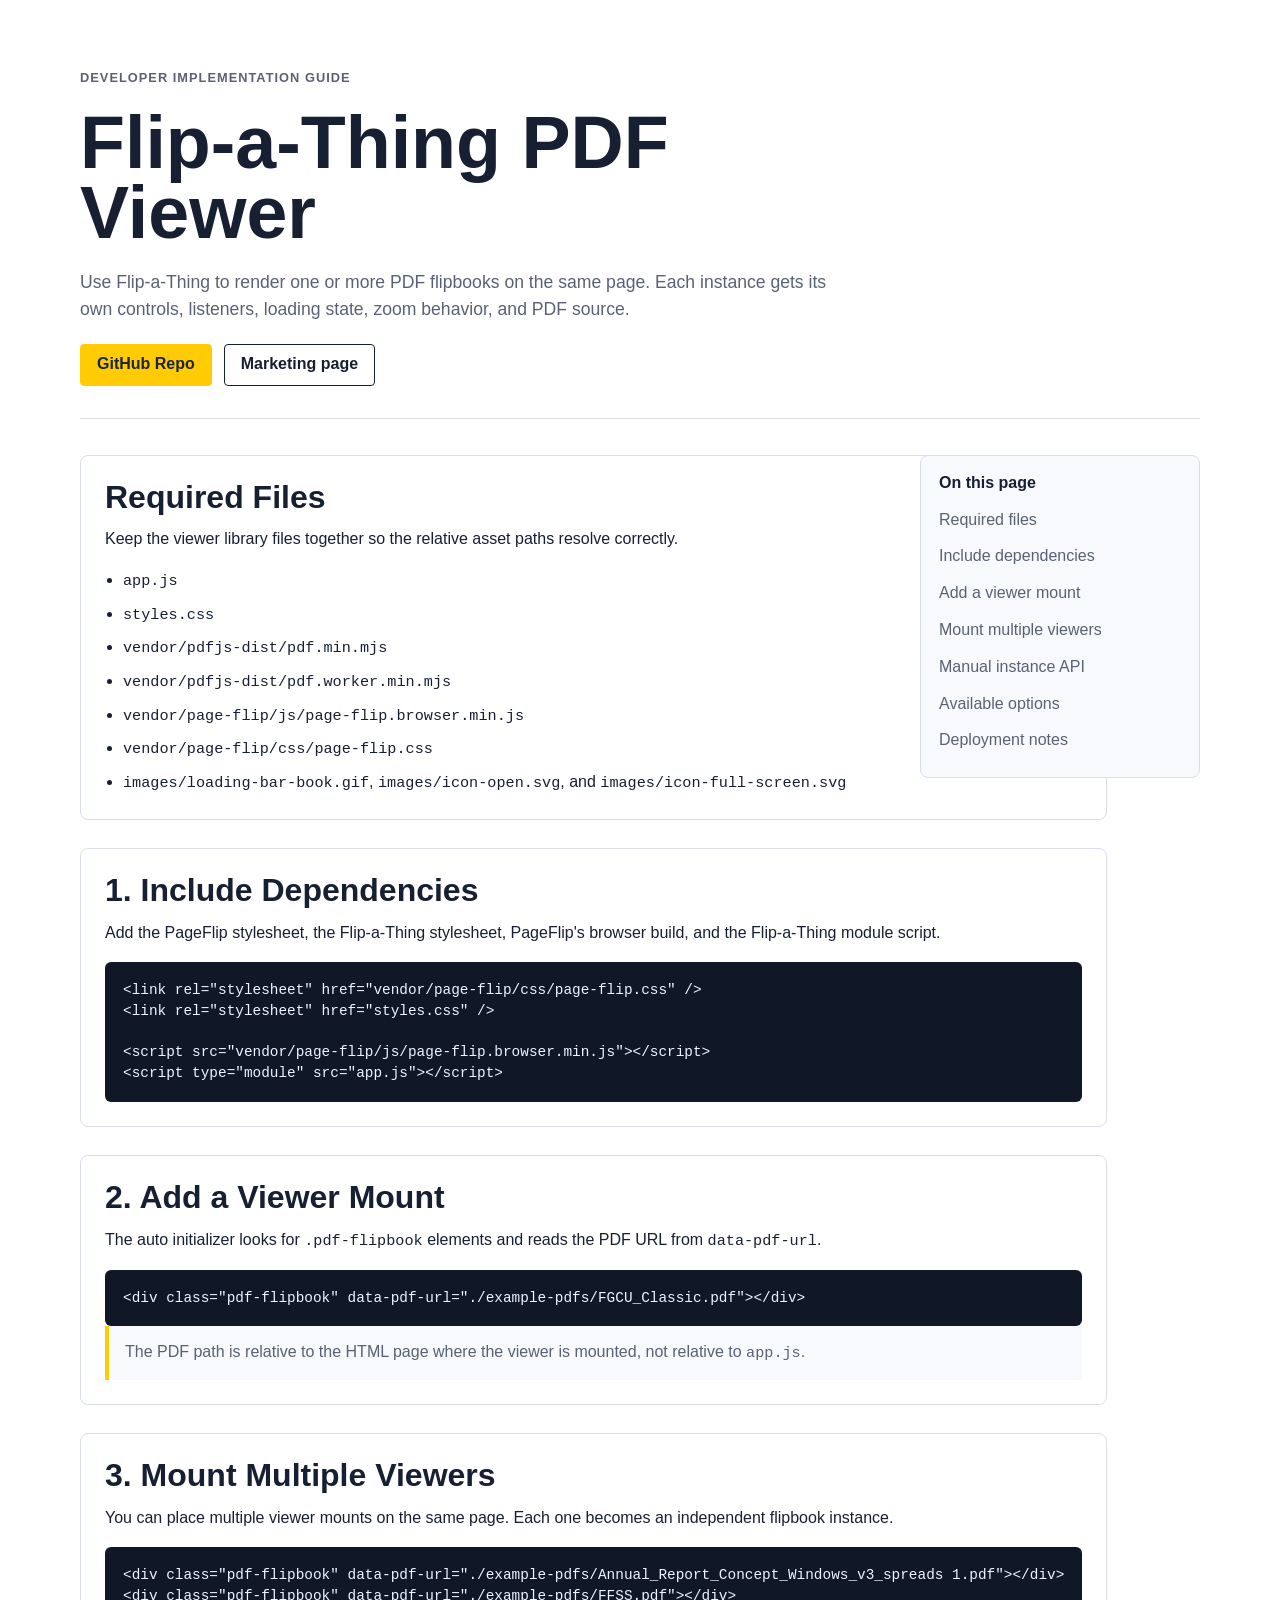
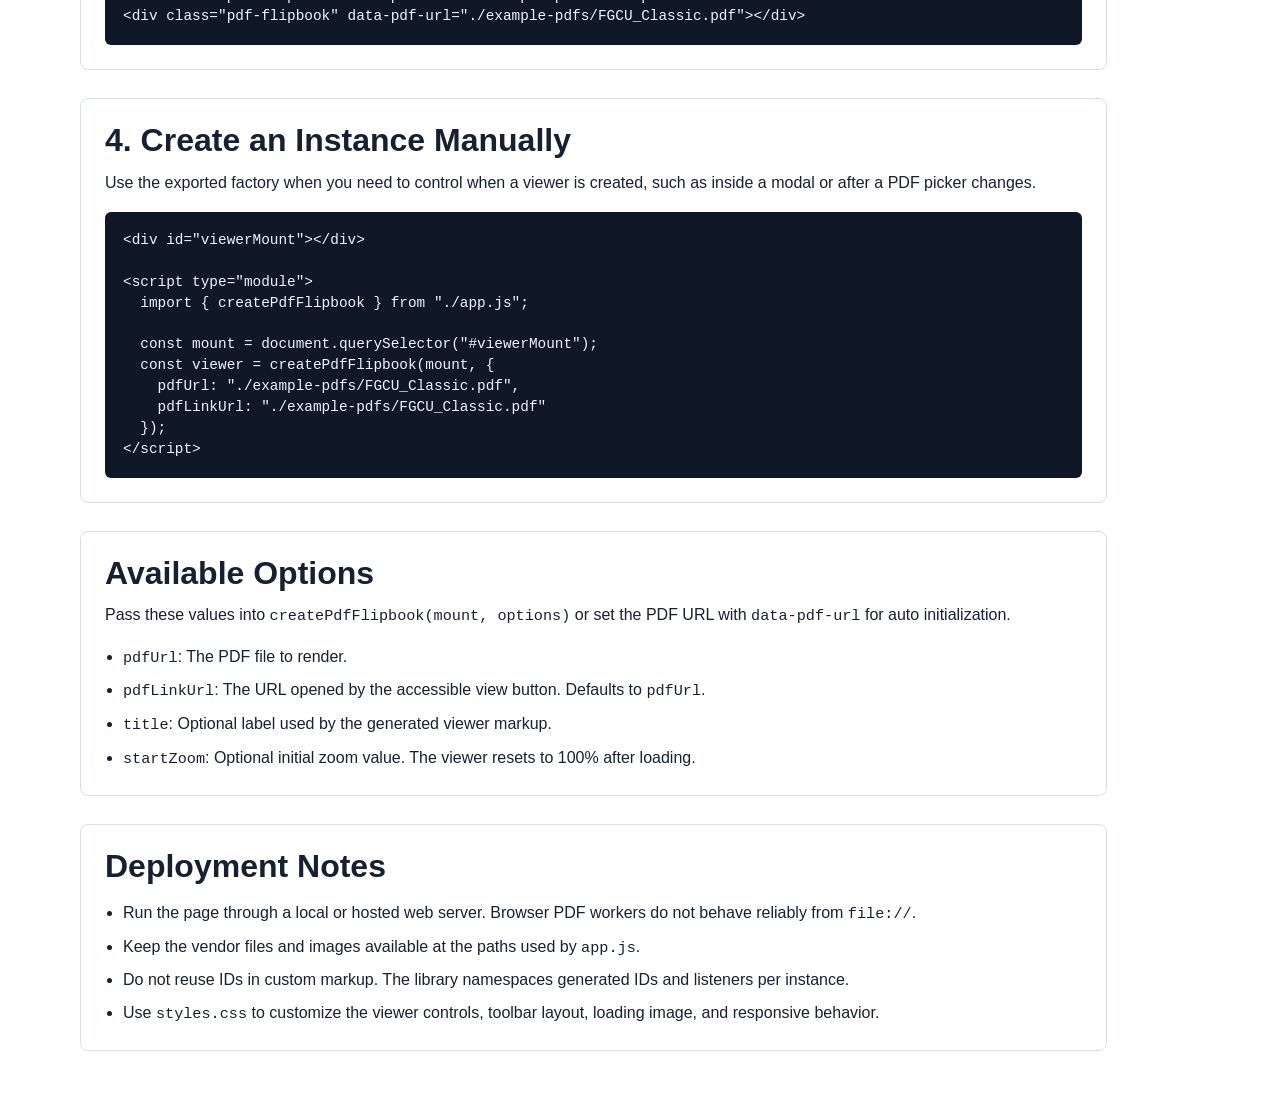
<file: dev-index.html>
<!doctype html>
<html lang="en">

<head>
  <meta charset="utf-8" />
  <meta name="viewport" content="width=device-width, initial-scale=1" />
  <title>Flip-a-Thing Implementation Guide</title>
  <style>
    :root {
      color-scheme: light;
      --ink: #172033;
      --muted: #596274;
      --line: #d9dee8;
      --panel: #f7f9fc;
      --accent: #ffcb05;
      --accent-ink: #1d2433;
      --code: #101827;
      --code-ink: #eef3ff;
    }

    * {
      box-sizing: border-box;
    }

    body {
      margin: 0;
      color: var(--ink);
      font-family: Arial, Helvetica, sans-serif;
      line-height: 1.55;
      background: #ffffff;
    }

    a {
      color: inherit;
    }

    .guide-shell {
      width: min(1120px, calc(100% - 40px));
      margin: 0 auto;
      padding: 40px 0 56px;
    }

    .guide-header {
      display: grid;
      gap: 20px;
      padding: 28px 0 32px;
      border-bottom: 1px solid var(--line);
    }

    .eyebrow {
      margin: 0;
      color: var(--muted);
      font-size: 0.8rem;
      font-weight: 700;
      letter-spacing: 0.08em;
      text-transform: uppercase;
    }

    h1,
    h2,
    h3,
    p {
      margin-top: 0;
    }

    h1 {
      max-width: 780px;
      margin-bottom: 0;
      font-size: clamp(2.2rem, 6vw, 4.6rem);
      line-height: 0.96;
      letter-spacing: 0;
    }

    h2 {
      margin-bottom: 12px;
      font-size: clamp(1.45rem, 3vw, 2rem);
      line-height: 1.12;
      letter-spacing: 0;
    }

    h3 {
      margin-bottom: 8px;
      font-size: 1rem;
    }

    .intro {
      max-width: 760px;
      margin: 0;
      color: var(--muted);
      font-size: 1.1rem;
    }

    .actions {
      display: flex;
      flex-wrap: wrap;
      gap: 12px;
      align-items: center;
    }

    .button-link {
      display: inline-flex;
      min-height: 42px;
      align-items: center;
      justify-content: center;
      border: 1px solid var(--ink);
      padding: 0 16px;
      border-radius: 4px;
      text-decoration: none;
      font-weight: 700;
    }

    .button-link.primary {
      border-color: var(--accent);
      background: var(--accent);
      color: var(--accent-ink);
    }

    .guide-layout {
      display: grid;
      grid-template-columns: minmax(0, 1fr) 280px;
      gap: 36px;
      align-items: start;
      padding-top: 36px;
    }

    .guide-content {
      display: grid;
      gap: 28px;
    }

    .guide-card {
      border: 1px solid var(--line);
      border-radius: 8px;
      padding: 24px;
      background: #ffffff;
    }

    .note {
      border-left: 4px solid var(--accent);
      padding: 14px 16px;
      background: var(--panel);
      color: var(--muted);
    }

    .note p:last-child,
    .guide-card p:last-child,
    .guide-card ul:last-child {
      margin-bottom: 0;
    }

    code {
      font-family: Consolas, "Liberation Mono", Menlo, monospace;
      font-size: 0.95em;
    }

    pre {
      overflow-x: auto;
      margin: 16px 0 0;
      border-radius: 6px;
      padding: 18px;
      background: var(--code);
      color: var(--code-ink);
      line-height: 1.45;
    }

    pre code {
      font-size: 0.9rem;
    }

    .toc {
      position: sticky;
      top: 18px;
      border: 1px solid var(--line);
      border-radius: 8px;
      padding: 18px;
      background: var(--panel);
    }

    .toc h2 {
      margin-bottom: 10px;
      font-size: 1rem;
    }

    .toc a {
      display: block;
      padding: 6px 0;
      color: var(--muted);
      text-decoration: none;
    }

    .toc a:hover,
    .toc a:focus-visible {
      color: var(--ink);
      text-decoration: underline;
    }

    .file-list {
      display: grid;
      gap: 8px;
      padding-left: 18px;
    }

    @media (max-width: 820px) {
      .guide-layout {
        grid-template-columns: 1fr;
      }

      .toc {
        position: static;
        order: -1;
      }
    }
  </style>
</head>

<body>
  <main class="guide-shell">
    <header class="guide-header">
      <p class="eyebrow">Developer implementation guide</p>
      <h1>Flip-a-Thing PDF Viewer</h1>
      <p class="intro">
        Use Flip-a-Thing to render one or more PDF flipbooks on the same page. Each instance gets its own controls,
        listeners, loading state, zoom behavior, and PDF source.
      </p>
      <div class="actions">
        <a class="button-link primary" href="https://github.com/Errorline10/pdf-page-flip" target="_blank">GitHub Repo</a>
        <a class="button-link" href="../index.html">Marketing page</a>
      </div>
    </header>

    <div class="guide-layout">
      <article class="guide-content">
        <section class="guide-card" id="files">
          <h2>Required Files</h2>
          <p>
            Keep the viewer library files together so the relative asset paths resolve correctly.
          </p>
          <ul class="file-list">
            <li><code>app.js</code></li>
            <li><code>styles.css</code></li>
            <li><code>vendor/pdfjs-dist/pdf.min.mjs</code></li>
            <li><code>vendor/pdfjs-dist/pdf.worker.min.mjs</code></li>
            <li><code>vendor/page-flip/js/page-flip.browser.min.js</code></li>
            <li><code>vendor/page-flip/css/page-flip.css</code></li>
            <li><code>images/loading-bar-book.gif</code>, <code>images/icon-open.svg</code>, and <code>images/icon-full-screen.svg</code></li>
          </ul>
        </section>

        <section class="guide-card" id="dependencies">
          <h2>1. Include Dependencies</h2>
          <p>
            Add the PageFlip stylesheet, the Flip-a-Thing stylesheet, PageFlip's browser build, and the Flip-a-Thing
            module script.
          </p>
          <pre><code>&lt;link rel="stylesheet" href="vendor/page-flip/css/page-flip.css" /&gt;
&lt;link rel="stylesheet" href="styles.css" /&gt;

&lt;script src="vendor/page-flip/js/page-flip.browser.min.js"&gt;&lt;/script&gt;
&lt;script type="module" src="app.js"&gt;&lt;/script&gt;</code></pre>
        </section>

        <section class="guide-card" id="auto-init">
          <h2>2. Add a Viewer Mount</h2>
          <p>
            The auto initializer looks for <code>.pdf-flipbook</code> elements and reads the PDF URL from
            <code>data-pdf-url</code>.
          </p>
          <pre><code>&lt;div class="pdf-flipbook" data-pdf-url="./example-pdfs/FGCU_Classic.pdf"&gt;&lt;/div&gt;</code></pre>
          <div class="note">
            <p>
              The PDF path is relative to the HTML page where the viewer is mounted, not relative to
              <code>app.js</code>.
            </p>
          </div>
        </section>

        <section class="guide-card" id="multiple">
          <h2>3. Mount Multiple Viewers</h2>
          <p>
            You can place multiple viewer mounts on the same page. Each one becomes an independent flipbook instance.
          </p>
          <pre><code>&lt;div class="pdf-flipbook" data-pdf-url="./example-pdfs/Annual_Report_Concept_Windows_v3_spreads 1.pdf"&gt;&lt;/div&gt;
&lt;div class="pdf-flipbook" data-pdf-url="./example-pdfs/FFSS.pdf"&gt;&lt;/div&gt;
&lt;div class="pdf-flipbook" data-pdf-url="./example-pdfs/FGCU_Classic.pdf"&gt;&lt;/div&gt;</code></pre>
        </section>

        <section class="guide-card" id="manual-api">
          <h2>4. Create an Instance Manually</h2>
          <p>
            Use the exported factory when you need to control when a viewer is created, such as inside a modal or after
            a PDF picker changes.
          </p>
          <pre><code>&lt;div id="viewerMount"&gt;&lt;/div&gt;

&lt;script type="module"&gt;
  import { createPdfFlipbook } from "./app.js";

  const mount = document.querySelector("#viewerMount");
  const viewer = createPdfFlipbook(mount, {
    pdfUrl: "./example-pdfs/FGCU_Classic.pdf",
    pdfLinkUrl: "./example-pdfs/FGCU_Classic.pdf"
  });
&lt;/script&gt;</code></pre>
        </section>

        <section class="guide-card" id="options">
          <h2>Available Options</h2>
          <p>
            Pass these values into <code>createPdfFlipbook(mount, options)</code> or set the PDF URL with
            <code>data-pdf-url</code> for auto initialization.
          </p>
          <ul class="file-list">
            <li><code>pdfUrl</code>: The PDF file to render.</li>
            <li><code>pdfLinkUrl</code>: The URL opened by the accessible view button. Defaults to <code>pdfUrl</code>.</li>
            <li><code>title</code>: Optional label used by the generated viewer markup.</li>
            <li><code>startZoom</code>: Optional initial zoom value. The viewer resets to 100% after loading.</li>
          </ul>
        </section>

        <section class="guide-card" id="deployment">
          <h2>Deployment Notes</h2>
          <ul class="file-list">
            <li>Run the page through a local or hosted web server. Browser PDF workers do not behave reliably from <code>file://</code>.</li>
            <li>Keep the vendor files and images available at the paths used by <code>app.js</code>.</li>
            <li>Do not reuse IDs in custom markup. The library namespaces generated IDs and listeners per instance.</li>
            <li>Use <code>styles.css</code> to customize the viewer controls, toolbar layout, loading image, and responsive behavior.</li>
          </ul>
        </section>
      </article>

      <nav class="toc" aria-label="Implementation guide sections">
        <h2>On this page</h2>
        <a href="#files">Required files</a>
        <a href="#dependencies">Include dependencies</a>
        <a href="#auto-init">Add a viewer mount</a>
        <a href="#multiple">Mount multiple viewers</a>
        <a href="#manual-api">Manual instance API</a>
        <a href="#options">Available options</a>
        <a href="#deployment">Deployment notes</a>
      </nav>
    </div>
  </main>
</body>

</html>
</file>
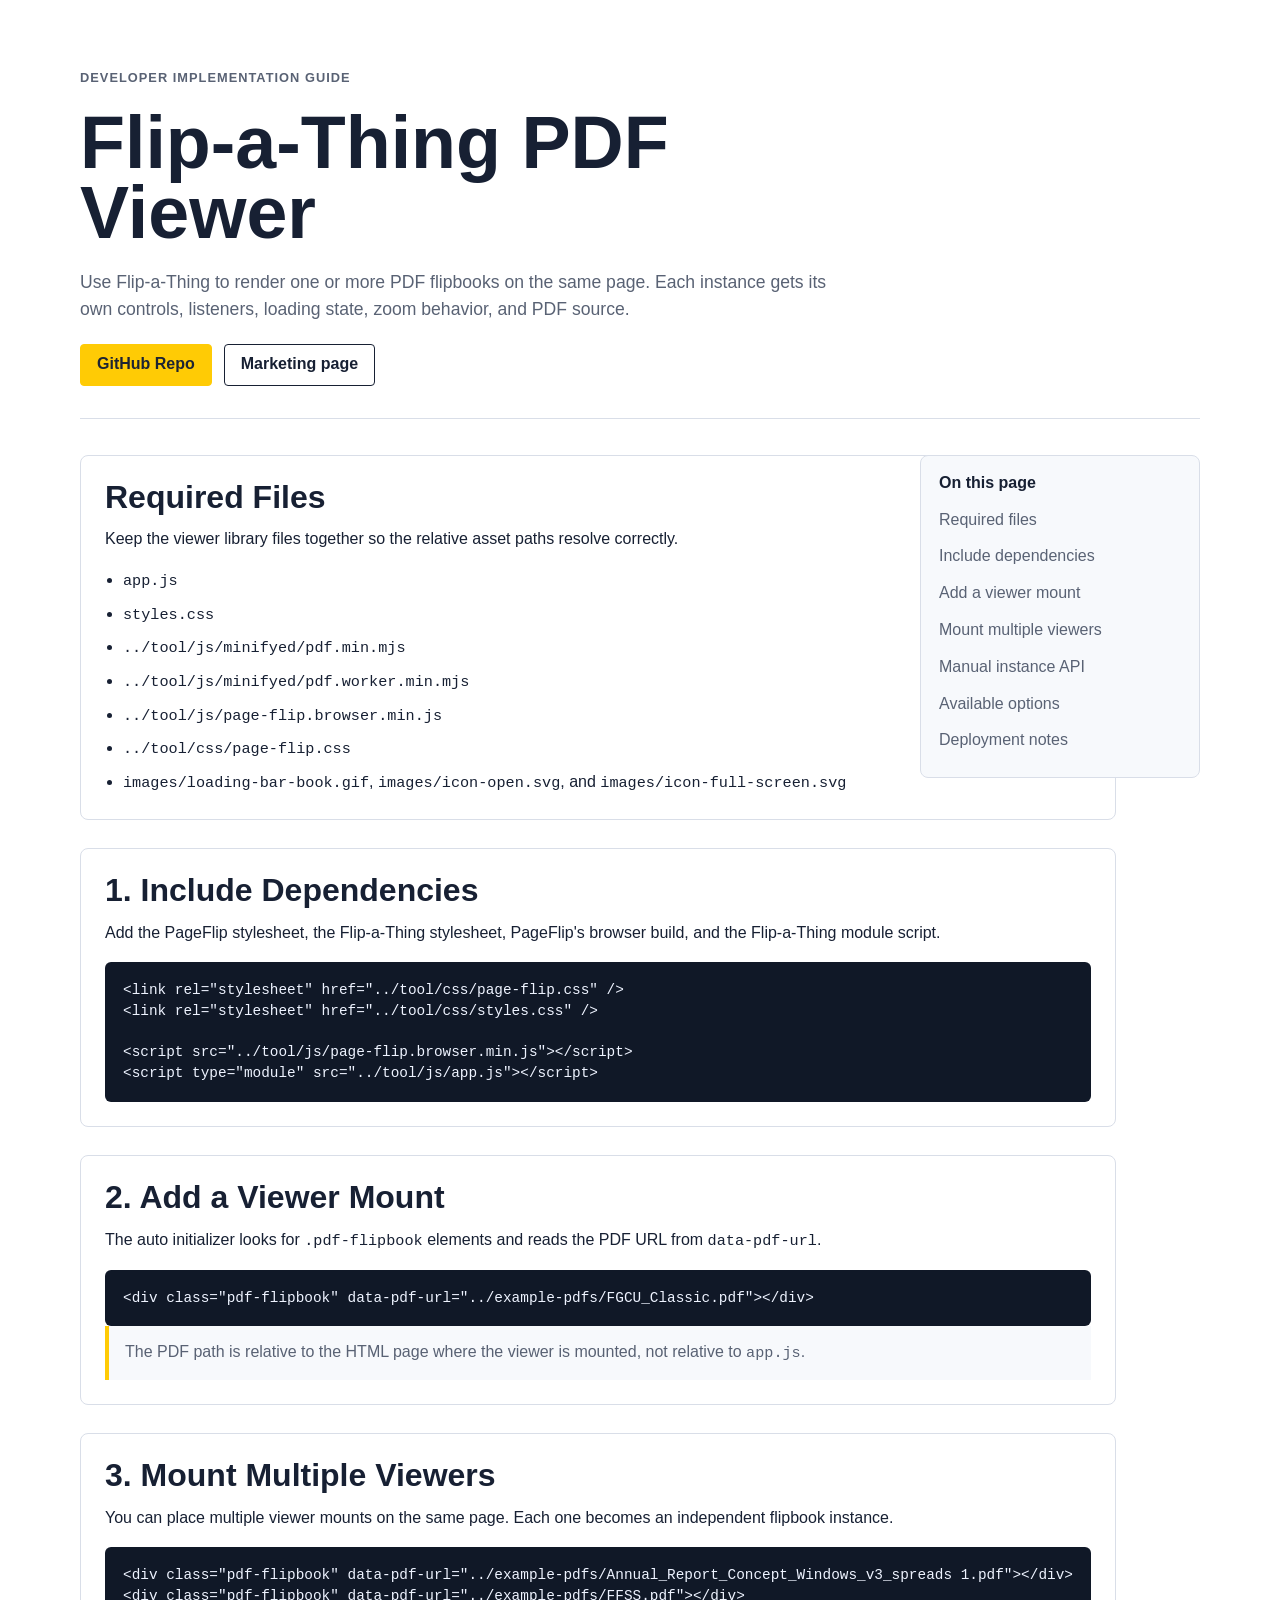
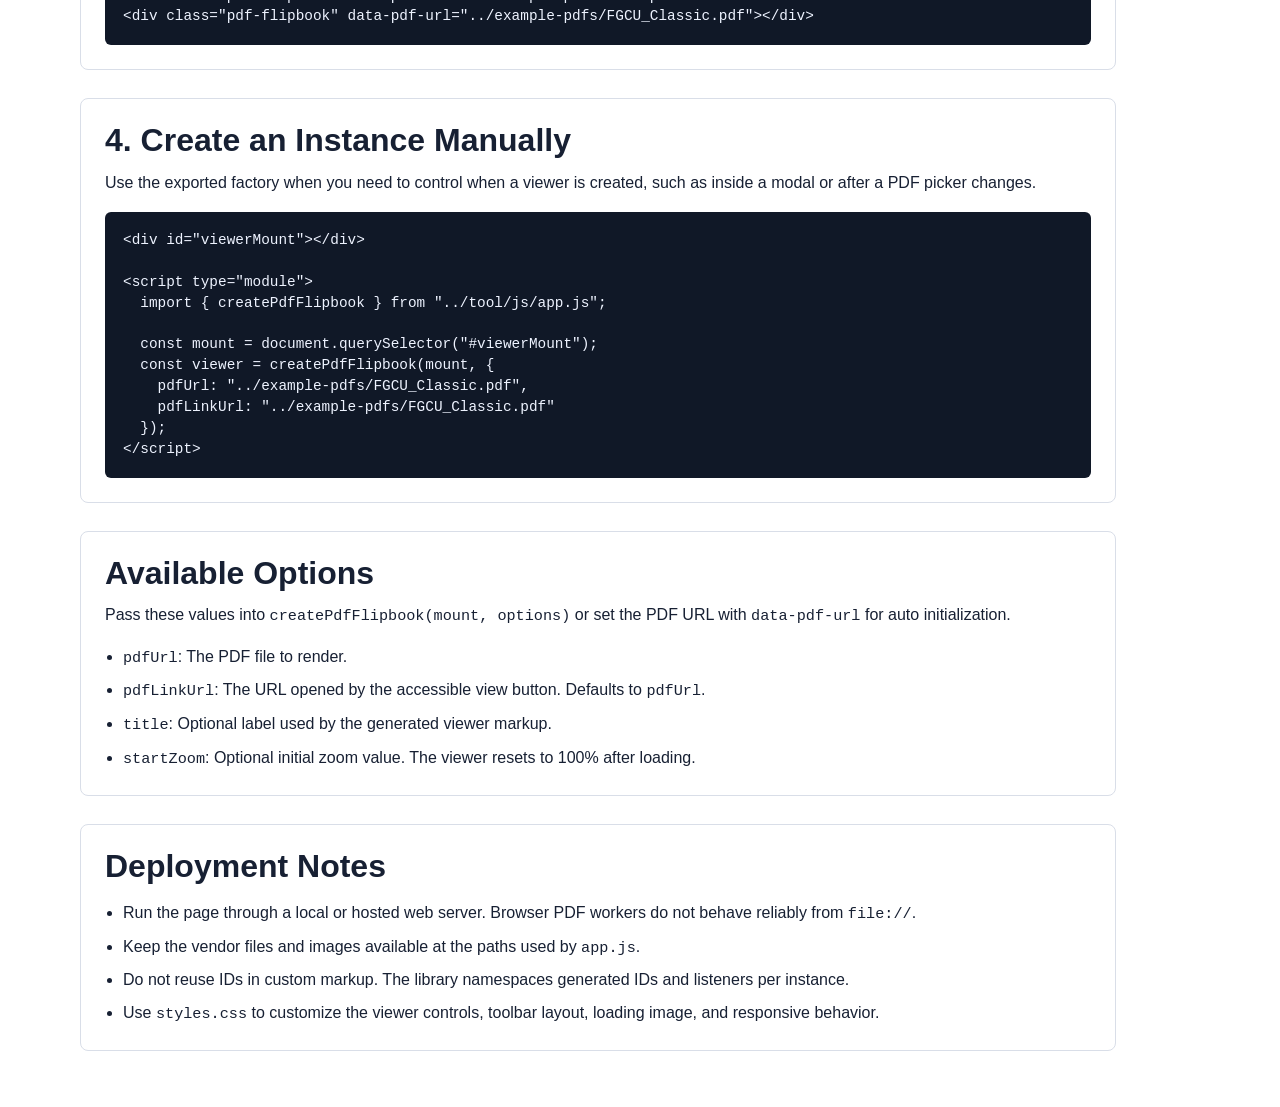
<file: marketing/dev-index.html>
<!doctype html>
<html lang="en">

<head>
  <meta charset="utf-8" />
  <meta name="viewport" content="width=device-width, initial-scale=1" />
  <title>Flip-a-Thing Implementation Guide</title>
  <style>
    :root {
      color-scheme: light;
      --ink: #172033;
      --muted: #596274;
      --line: #d9dee8;
      --panel: #f7f9fc;
      --accent: #ffcb05;
      --accent-ink: #1d2433;
      --code: #101827;
      --code-ink: #eef3ff;
    }

    * {
      box-sizing: border-box;
    }

    body {
      margin: 0;
      color: var(--ink);
      font-family: Arial, Helvetica, sans-serif;
      line-height: 1.55;
      background: #ffffff;
    }

    a {
      color: inherit;
    }

    .guide-shell {
      width: min(1120px, calc(100% - 40px));
      margin: 0 auto;
      padding: 40px 0 56px;
    }

    .guide-header {
      display: grid;
      gap: 20px;
      padding: 28px 0 32px;
      border-bottom: 1px solid var(--line);
    }

    .eyebrow {
      margin: 0;
      color: var(--muted);
      font-size: 0.8rem;
      font-weight: 700;
      letter-spacing: 0.08em;
      text-transform: uppercase;
    }

    h1,
    h2,
    h3,
    p {
      margin-top: 0;
    }

    h1 {
      max-width: 780px;
      margin-bottom: 0;
      font-size: clamp(2.2rem, 6vw, 4.6rem);
      line-height: 0.96;
      letter-spacing: 0;
    }

    h2 {
      margin-bottom: 12px;
      font-size: clamp(1.45rem, 3vw, 2rem);
      line-height: 1.12;
      letter-spacing: 0;
    }

    h3 {
      margin-bottom: 8px;
      font-size: 1rem;
    }

    .intro {
      max-width: 760px;
      margin: 0;
      color: var(--muted);
      font-size: 1.1rem;
    }

    .actions {
      display: flex;
      flex-wrap: wrap;
      gap: 12px;
      align-items: center;
    }

    .button-link {
      display: inline-flex;
      min-height: 42px;
      align-items: center;
      justify-content: center;
      border: 1px solid var(--ink);
      padding: 0 16px;
      border-radius: 4px;
      text-decoration: none;
      font-weight: 700;
    }

    .button-link.primary {
      border-color: var(--accent);
      background: var(--accent);
      color: var(--accent-ink);
    }

    .guide-layout {
      display: grid;
      grid-template-columns: minmax(0, 1fr) 280px;
      gap: 36px;
      align-items: start;
      padding-top: 36px;
    }

    .guide-content {
      display: grid;
      gap: 28px;
    }

    .guide-card {
      border: 1px solid var(--line);
      border-radius: 8px;
      padding: 24px;
      background: #ffffff;
    }

    .note {
      border-left: 4px solid var(--accent);
      padding: 14px 16px;
      background: var(--panel);
      color: var(--muted);
    }

    .note p:last-child,
    .guide-card p:last-child,
    .guide-card ul:last-child {
      margin-bottom: 0;
    }

    code {
      font-family: Consolas, "Liberation Mono", Menlo, monospace;
      font-size: 0.95em;
    }

    pre {
      overflow-x: auto;
      margin: 16px 0 0;
      border-radius: 6px;
      padding: 18px;
      background: var(--code);
      color: var(--code-ink);
      line-height: 1.45;
    }

    pre code {
      font-size: 0.9rem;
    }

    .toc {
      position: sticky;
      top: 18px;
      border: 1px solid var(--line);
      border-radius: 8px;
      padding: 18px;
      background: var(--panel);
    }

    .toc h2 {
      margin-bottom: 10px;
      font-size: 1rem;
    }

    .toc a {
      display: block;
      padding: 6px 0;
      color: var(--muted);
      text-decoration: none;
    }

    .toc a:hover,
    .toc a:focus-visible {
      color: var(--ink);
      text-decoration: underline;
    }

    .file-list {
      display: grid;
      gap: 8px;
      padding-left: 18px;
    }

    @media (max-width: 820px) {
      .guide-layout {
        grid-template-columns: 1fr;
      }

      .toc {
        position: static;
        order: -1;
      }
    }
  </style>
</head>

<body>
  <main class="guide-shell">
    <header class="guide-header">
      <p class="eyebrow">Developer implementation guide</p>
      <h1>Flip-a-Thing PDF Viewer</h1>
      <p class="intro">
        Use Flip-a-Thing to render one or more PDF flipbooks on the same page. Each instance gets its own controls,
        listeners, loading state, zoom behavior, and PDF source.
      </p>
      <div class="actions">
        <a class="button-link primary" href="https://github.com/Errorline10/pdf-page-flip" target="_blank">GitHub Repo</a>
        <a class="button-link" href="../index.html">Marketing page</a>
      </div>
    </header>

    <div class="guide-layout">
      <article class="guide-content">
        <section class="guide-card" id="files">
          <h2>Required Files</h2>
          <p>
            Keep the viewer library files together so the relative asset paths resolve correctly.
          </p>
          <ul class="file-list">
            <li><code>app.js</code></li>
            <li><code>styles.css</code></li>
            <li><code>../tool/js/minifyed/pdf.min.mjs</code></li>
            <li><code>../tool/js/minifyed/pdf.worker.min.mjs</code></li>
            <li><code>../tool/js/page-flip.browser.min.js</code></li>
            <li><code>../tool/css/page-flip.css</code></li>
            <li><code>images/loading-bar-book.gif</code>, <code>images/icon-open.svg</code>, and <code>images/icon-full-screen.svg</code></li>
          </ul>
        </section>

        <section class="guide-card" id="dependencies">
          <h2>1. Include Dependencies</h2>
          <p>
            Add the PageFlip stylesheet, the Flip-a-Thing stylesheet, PageFlip's browser build, and the Flip-a-Thing
            module script.
          </p>
          <pre><code>&lt;link rel="stylesheet" href="../tool/css/page-flip.css" /&gt;
&lt;link rel="stylesheet" href="../tool/css/styles.css" /&gt;

&lt;script src="../tool/js/page-flip.browser.min.js"&gt;&lt;/script&gt;
&lt;script type="module" src="../tool/js/app.js"&gt;&lt;/script&gt;</code></pre>
        </section>

        <section class="guide-card" id="auto-init">
          <h2>2. Add a Viewer Mount</h2>
          <p>
            The auto initializer looks for <code>.pdf-flipbook</code> elements and reads the PDF URL from
            <code>data-pdf-url</code>.
          </p>
          <pre><code>&lt;div class="pdf-flipbook" data-pdf-url="../example-pdfs/FGCU_Classic.pdf"&gt;&lt;/div&gt;</code></pre>
          <div class="note">
            <p>
              The PDF path is relative to the HTML page where the viewer is mounted, not relative to
              <code>app.js</code>.
            </p>
          </div>
        </section>

        <section class="guide-card" id="multiple">
          <h2>3. Mount Multiple Viewers</h2>
          <p>
            You can place multiple viewer mounts on the same page. Each one becomes an independent flipbook instance.
          </p>
          <pre><code>&lt;div class="pdf-flipbook" data-pdf-url="../example-pdfs/Annual_Report_Concept_Windows_v3_spreads 1.pdf"&gt;&lt;/div&gt;
&lt;div class="pdf-flipbook" data-pdf-url="../example-pdfs/FFSS.pdf"&gt;&lt;/div&gt;
&lt;div class="pdf-flipbook" data-pdf-url="../example-pdfs/FGCU_Classic.pdf"&gt;&lt;/div&gt;</code></pre>
        </section>

        <section class="guide-card" id="manual-api">
          <h2>4. Create an Instance Manually</h2>
          <p>
            Use the exported factory when you need to control when a viewer is created, such as inside a modal or after
            a PDF picker changes.
          </p>
          <pre><code>&lt;div id="viewerMount"&gt;&lt;/div&gt;

&lt;script type="module"&gt;
  import { createPdfFlipbook } from "../tool/js/app.js";

  const mount = document.querySelector("#viewerMount");
  const viewer = createPdfFlipbook(mount, {
    pdfUrl: "../example-pdfs/FGCU_Classic.pdf",
    pdfLinkUrl: "../example-pdfs/FGCU_Classic.pdf"
  });
&lt;/script&gt;</code></pre>
        </section>

        <section class="guide-card" id="options">
          <h2>Available Options</h2>
          <p>
            Pass these values into <code>createPdfFlipbook(mount, options)</code> or set the PDF URL with
            <code>data-pdf-url</code> for auto initialization.
          </p>
          <ul class="file-list">
            <li><code>pdfUrl</code>: The PDF file to render.</li>
            <li><code>pdfLinkUrl</code>: The URL opened by the accessible view button. Defaults to <code>pdfUrl</code>.</li>
            <li><code>title</code>: Optional label used by the generated viewer markup.</li>
            <li><code>startZoom</code>: Optional initial zoom value. The viewer resets to 100% after loading.</li>
          </ul>
        </section>

        <section class="guide-card" id="deployment">
          <h2>Deployment Notes</h2>
          <ul class="file-list">
            <li>Run the page through a local or hosted web server. Browser PDF workers do not behave reliably from <code>file://</code>.</li>
            <li>Keep the vendor files and images available at the paths used by <code>app.js</code>.</li>
            <li>Do not reuse IDs in custom markup. The library namespaces generated IDs and listeners per instance.</li>
            <li>Use <code>styles.css</code> to customize the viewer controls, toolbar layout, loading image, and responsive behavior.</li>
          </ul>
        </section>
      </article>

      <nav class="toc" aria-label="Implementation guide sections">
        <h2>On this page</h2>
        <a href="#files">Required files</a>
        <a href="#dependencies">Include dependencies</a>
        <a href="#auto-init">Add a viewer mount</a>
        <a href="#multiple">Mount multiple viewers</a>
        <a href="#manual-api">Manual instance API</a>
        <a href="#options">Available options</a>
        <a href="#deployment">Deployment notes</a>
      </nav>
    </div>
  </main>
</body>

</html>
</file>
<file: tool/css/page-flip.css>
.stf__parent {
  position: relative;
  display: block;
  box-sizing: border-box;
  transform: translateZ(0);

  -ms-touch-action: pan-y;
  touch-action: pan-y;
}

.sft__wrapper {
  position: relative;
  width: 100%;
  box-sizing: border-box;
}

.stf__parent canvas {
  position: absolute;
  width: 100%;
  height: 100%;
  left: 0;
  top: 0;
}

.stf__block {
  position: absolute;
  width: 100%;
  height: 100%;
  box-sizing: border-box;
  perspective: 2000px;
}

.stf__item {
  display: none;
  position: absolute;
  transform-style: preserve-3d;
}

.stf__outerShadow {
  position: absolute;
  left: 0;
  top: 0;
}

.stf__innerShadow {
  position: absolute;
  left: 0;
  top: 0;
}

.stf__hardShadow {
  position: absolute;
  left: 0;
  top: 0;
}

.stf__hardInnerShadow {
  position: absolute;
  left: 0;
  top: 0;
}
</file>
<file: tool/css/styles.css>
:root {
    --bg: #f7f8fa;
    --text: #24303d;
    --muted: #c1c4c8;
    --gray-accent: #333333;
    --fgcu-navy: white;
    --fgcu-gold: #fdb913;
    --fgcu-green: #007749;
    --fgcu-disabled: #d9dde2;
    --hover-color: #4a7ea5;
}

* {
    box-sizing: border-box;
}

body {
    margin: 0;
    font-family: Arial, Helvetica, sans-serif;
    background: var(--bg);
    color: var(--text);
}

.skip-link {
    position: absolute;
    left: -9999px;
    top: 0;
    z-index: 1000;
    background: var(--fgcu-navy);
    color: #fff;
    padding: 0.75rem 1rem;
    border-radius: 0 0 0.35rem 0;
    text-decoration: none;
}

.skip-link:focus {
    left: 0;
}

.sr-only {
    position: absolute;
    width: 1px;
    height: 1px;
    padding: 0;
    margin: -1px;
    overflow: hidden;
    clip: rect(0, 0, 0, 0);
    white-space: nowrap;
    border: 0;
}

.page-wrapper {
    max-width: 1180px;
    margin: 0 auto;
    padding: 2rem 1rem;
}

.intro {
    max-width: 820px;
    margin-bottom: 1.25rem;
}

.intro h1 {
    margin: 0 0 0.5rem;
    font-size: clamp(1.7rem, 3vw, 2.4rem);
}

.intro p {
    margin: 0;
    color: var(--muted);
    line-height: 1.5;
}

.pdf-flipbook {
    margin: 0px;
    margin: 0px;
}

.book-frame {
    overflow: hidden;
}

.zoom-btn {
    min-width: 3rem;
    padding-inline: 0.7rem;
}

.zoom-btn--text {
    background: transparent;
    border-color: transparent;
    color: var(--fgcu-navy);
    padding-inline: 0.2rem;
    min-width: auto;
}


/* Range slider for zoom controls */

.zoom-range {
    width: 160px;
    margin: 0 0.5rem;
    accent-color: var(--fgcu-navy);
}

.zoom-range:focus {
    outline: none !important;
    box-shadow: none !important;
}

.zoom-btn--text:hover {
    background: transparent;
    color: --hover-color;
    text-decoration: underline;
}

.zoom-btn--text:disabled {
    background: transparent;
    border-color: transparent;
    color: var(--muted);
    cursor: default;
    text-decoration: none;
}

.reset-zoom-btn.is-zoomed {
    background-image: linear-gradient( 90deg, var(--fgcu-navy) 0%, var(--fgcu-navy) 35%, var(--fgcu-gold) 50%, var(--fgcu-navy) 65%, var(--fgcu-navy) 100%);
    background-size: 260% 100%;
    background-clip: text;
    color: transparent;
    animation: zoom-shimmer 5s ease-in-out infinite;
}

@keyframes zoom-shimmer {
    0%,
    78% {
        background-position: 130% 0;
    }
    100% {
        background-position: -130% 0;
    }
}

.status-wrapper {
    width: 100%;
    display: flex;
    justify-content: center;
    align-items: center;
    background: var(--gray-accent);
}

.status-wrapper--top {
    border-top-left-radius: 0.5rem;
    border-top-right-radius: 0.5rem;
    color: white;
    background: black;
    border-bottom: 1px solid #c1c4c8;
}

.status-wrapper--bottom {
    border-bottom-left-radius: 0.5rem;
    border-bottom-right-radius: 0.5rem;
    justify-content: center;
    gap: 1rem;
    padding: 0.4rem 1rem;
}

.status-wrapper--top {
    justify-content: space-between;
    gap: 0.5rem;
    padding: 0.4rem 1rem;
    container-type: inline-size;
}

.status-wrapper--top .zoom-group {
    display: flex;
    align-items: center;
    justify-content: flex-end;
    gap: 0.5rem;
    flex-wrap: nowrap;
    margin-left: auto;
    white-space: nowrap;
}

.icon-btn,
.pdf-link.icon-btn {
    width: auto;
    min-width: 0;
    height: auto;
    padding: 0;
    margin: 0;
    border: 0;
    background: transparent;
    color: var(--fgcu-navy);
    display: inline-flex;
    align-items: center;
    justify-content: center;
    gap: 0.35rem;
    font: inherit;
    line-height: 1;
    text-align: left;
}

.icon-btn::before {
    content: "";
    display: inline-block;
    width: 1rem;
    height: 1rem;
    background-repeat: no-repeat;
    background-size: contain;
    background-position: center;
}

.fullscreen-btn::before {
    content: "";
    display: inline-block;
    width: 20px;
    height: 20px;
    background-color: #fff;
    -webkit-mask-image: url("data:image/svg+xml,%3Csvg xmlns='http://www.w3.org/2000/svg' width='20' height='20' viewBox='0 0 20 20' fill='none'%3E%3Crect x='1.5' y='1.5' width='17' height='17' rx='1.75' ry='1.75' stroke='black' stroke-width='1.5' fill='none'/%3E%3Cpath d='M11.8 5.2H15V8.4' stroke='black' stroke-width='1.5' stroke-linecap='round' stroke-linejoin='round' fill='none'/%3E%3Cpath d='M10.6 9.4L15 5' stroke='black' stroke-width='1.5' stroke-linecap='round' stroke-linejoin='round' fill='none'/%3E%3Cpath d='M8.2 14.8H5V11.6' stroke='black' stroke-width='1.5' stroke-linecap='round' stroke-linejoin='round' fill='none'/%3E%3Cpath d='M9.4 10.6L5 15' stroke='black' stroke-width='1.5' stroke-linecap='round' stroke-linejoin='round' fill='none'/%3E%3C/svg%3E");
    -webkit-mask-repeat: no-repeat;
    -webkit-mask-position: center;
    -webkit-mask-size: contain;
    mask-image: url("data:image/svg+xml,%3Csvg xmlns='http://www.w3.org/2000/svg' width='20' height='20' viewBox='0 0 20 20' fill='none'%3E%3Crect x='1.5' y='1.5' width='17' height='17' rx='1.75' ry='1.75' stroke='black' stroke-width='1.5' fill='none'/%3E%3Cpath d='M11.8 5.2H15V8.4' stroke='black' stroke-width='1.5' stroke-linecap='round' stroke-linejoin='round' fill='none'/%3E%3Cpath d='M10.6 9.4L15 5' stroke='black' stroke-width='1.5' stroke-linecap='round' stroke-linejoin='round' fill='none'/%3E%3Cpath d='M8.2 14.8H5V11.6' stroke='black' stroke-width='1.5' stroke-linecap='round' stroke-linejoin='round' fill='none'/%3E%3Cpath d='M9.4 10.6L5 15' stroke='black' stroke-width='1.5' stroke-linecap='round' stroke-linejoin='round' fill='none'/%3E%3C/svg%3E");
    mask-repeat: no-repeat;
    mask-position: center;
    mask-size: contain;
}

.open-pdf-link::before {
    content: "";
    display: inline-block;
    width: 20px;
    height: 20px;
    background-color: #fff;
    -webkit-mask-image: url("data:image/svg+xml,%3Csvg xmlns='http://www.w3.org/2000/svg' width='20' height='20' viewBox='0 0 20 20' fill='none'%3E%3Crect x='1.5' y='1.5' width='17' height='17' rx='2' ry='2' fill='none' stroke='black' stroke-width='1.5'/%3E%3Cpath d='M10 5.5V13.2' fill='none' stroke='black' stroke-width='1.5' stroke-linecap='round' stroke-linejoin='round'/%3E%3Cpath d='M6.8 10.4L10 13.6L13.2 10.4' fill='none' stroke='black' stroke-width='1.5' stroke-linecap='round' stroke-linejoin='round'/%3E%3C/svg%3E");
    -webkit-mask-repeat: no-repeat;
    -webkit-mask-position: center;
    -webkit-mask-size: contain;
    mask-image: url("data:image/svg+xml,%3Csvg xmlns='http://www.w3.org/2000/svg' width='20' height='20' viewBox='0 0 20 20' fill='none'%3E%3Crect x='1.5' y='1.5' width='17' height='17' rx='2' ry='2' fill='none' stroke='black' stroke-width='1.5'/%3E%3Cpath d='M10 5.5V13.2' fill='none' stroke='black' stroke-width='1.5' stroke-linecap='round' stroke-linejoin='round'/%3E%3Cpath d='M6.8 10.4L10 13.6L13.2 10.4' fill='none' stroke='black' stroke-width='1.5' stroke-linecap='round' stroke-linejoin='round'/%3E%3C/svg%3E");
    mask-repeat: no-repeat;
    mask-position: center;
    mask-size: contain;
}

.icon-btn:hover,
.pdf-link.icon-btn:hover {
    background: transparent;
    color: --hover-color;
    text-decoration: underline;
}

.book-topbar button,
.book-topbar .pdf-link {
    margin: 0 0.2rem;
}

button,
.pdf-link {
    border: 1px solid var(--fgcu-navy);
    background: var(--fgcu-navy);
    color: white;
    padding: 0.65rem 0.9rem;
    border-radius: 0.35rem;
    cursor: pointer;
    font-size: 1rem;
    line-height: 1.2;
    text-decoration: none;
    transition: background-color 800ms cubic-bezier(0.22, 1, 0.36, 1), border-color 800ms cubic-bezier(0.22, 1, 0.36, 1), color 800ms cubic-bezier(0.22, 1, 0.36, 1), opacity 800ms cubic-bezier(0.22, 1, 0.36, 1), box-shadow 800ms cubic-bezier(0.22, 1, 0.36, 1), transform 800ms cubic-bezier(0.22, 1, 0.36, 1), text-decoration-color 800ms cubic-bezier(0.22, 1, 0.36, 1);
}

button:hover,
.pdf-link:hover {
    background: --hover-color;
}

button:focus,
.pdf-link:focus {
    outline: 3px solid rgba(253, 185, 19, 0.35);
    outline-offset: 2px;
}

button:disabled,
.book-nav-btn:disabled {
    background: var(--fgcu-disabled);
    border-color: var(--fgcu-disabled);
    color: #6b6b6b;
    cursor: not-allowed;
    opacity: 0.9;
}

.status {
    min-height: 1.5rem;
    font-size: 0.95rem;
    color: var(--muted);
    margin-left: 0.5rem;
}

.book-shell {
    position: relative;
    isolation: isolate;
    padding: 1rem 3rem;
    overflow: hidden;
    min-height: 500px;
    display: flex;
    align-items: center;
    justify-content: center;
    background: var(--gray-accent);
    scrollbar-width: none;
    -ms-overflow-style: none;
    touch-action: none;
}

.book-shell::-webkit-scrollbar {
    display: none;
}

.book-shell.is-zoomed {
    cursor: grab;
}

.book-shell.is-zoomed.is-dragging {
    cursor: grabbing;
}

.book-nav-btn:disabled {
    display: none;
}

.book-loading {
    position: absolute;
    inset: 0;
    z-index: 5;
    display: flex;
    align-items: center;
    justify-content: center;
    background: var(--gray-accent);
    pointer-events: none;
}

.book-loading.is-hidden {
    display: none;
}

.book-loading img {
    display: block;
    max-width: min(130px, 30vw);
    height: auto;
    opacity: 0.5;
}

.flipbook-viewport {
    width: 100%;
    position: relative;
    z-index: 1;
    margin: 0 auto;
    display: flex;
    justify-content: center;
    transform: translate(var(--flipbook-pan-x, 0px), var(--flipbook-pan-y, 0px)) scale(var(--flipbook-zoom, 1));
    transform-origin: center center;
    transition: transform 0.2s ease;
    will-change: transform;
    border-top: 0;
    border-right: 40px solid var(--gray-accent);
    border-bottom: 0;
    border-left: 40px solid var(--gray-accent);
}

.book-shell.is-zoomed .flipbook-viewport {
    transition: none;
}

.book-nav-btn {
    position: absolute;
    bottom: 1rem;
    z-index: 2;
    width: 90px;
    height: 90px;
    border: none;
    border-radius: 50%;
    background: #65748547;
    color: #fff;
    display: flex;
    align-items: center;
    justify-content: center;
    font-size: 4.2rem;
    font-weight: 700;
    padding: 0;
    line-height: 1;
}

.book-nav-btn:hover {
    background: #5e5e5e;
}

.book-nav-btn:focus {
    outline: none;
}

.book-nav-btn.left {
    left: 0.75rem;
    padding-right: 0.12em;
}

.book-nav-btn.right {
    right: 0.75rem;
    padding-left: 0.12em;
}

.book-nav-btn.left:hover,
.book-nav-btn.right:hover {
    background: #b1b1b1;
}

.book-nav-btn svg {
    width: 64px;
    height: 64px;
    display: block;
    scale: 2;
}

.navigation-arrows__button {
    position: absolute;
    top: 50%;
    transform: translateY(-50%);
    z-index: 4;
    width: 56px;
    height: 200px;
    border-radius: 8px;
    background: transparent;
    color: var(--fgcu-navy);
    display: inline-flex;
    align-items: center;
    justify-content: center;
    font-size: 1.1rem;
    line-height: 1;
    padding: 0;
    cursor: pointer;
    transition: background-color 180ms ease, color 180ms ease, transform 180ms ease, border-color 180ms ease;
}

.navigation-arrows__button:focus {
    outline: 0px solid rgba(253, 185, 19, 0.25);
}

.navigation-arrows__button svg {
    width: 32px;
    height: 32px;
    display: block;
    transform: rotate(180deg);
    transform-origin: center;
}

.book-shell.is-zoomed .navigation-arrows__button {
    display: inline-flex;
    z-index: 9999;
}

.navigation-arrows__button--left svg {
    transform: none;
}

.page {
    background: white;
    box-shadow: 0 0 10px rgba(0, 0, 0, 0.16);
    overflow: hidden;
    /* position: relative; */
}

.pdf-link-overlays {
    position: absolute;
    inset: 0;
    pointer-events: none;
}

.pdf-link-overlay {
    position: absolute;
    pointer-events: auto;
    background: rgba(255, 255, 255, 0);
    box-sizing: border-box;
    z-index: 10;
    border: 1px dashed rgba(253, 185, 19, 0.9);
}

.pdf-link-overlay:hover,
.pdf-link-overlay:focus-visible {
    outline: 2px solid rgba(253, 185, 19, 0.8);
    background: rgba(253, 185, 19, 0.08);
}

.page canvas {
    display: block;
    width: 100%;
    height: 100%;
}

.error {
    max-width: 760px;
    padding: 1rem;
    border: 1px solid #d99;
    background: #fff5f5;
    color: #741b1b;
    border-radius: 0.5rem;
}

@media (max-width: 767px) {
    .page-wrapper {
        padding: 0;
    }
    .intro {
        padding: 1rem 1rem 0;
    }
    .book-frame {
        border: 0;
        border-radius: 0;
        box-shadow: none;
        width: 100%;
        background: transparent;
    }
    .book-container {
        grid-template-columns: 1fr;
    }
    .cover-overlay {
        display: block;
    }
    .cover-zone {
        background: transparent;
        border: 0;
    }
    .toolbar {
        align-items: stretch;
        padding: 0.85rem 1rem;
    }
    button,
    .pdf-link {
        width: 100%;
        text-align: center;
    }
    .zoom-out-btn,
    .zoom-in-btn {
        width: 2rem;
        min-width: 2rem;
    }
    .pdf-link.icon-btn {
        width: auto;
        text-align: left;
    }
    .fullscreen-btn span,
    .open-pdf-link span {
        display: none;
    }
    .status {
        width: 100%;
        margin-left: 0;
    }
    .book-shell {
        min-height: 200px;
        padding: 0.5rem 2.5rem;
    }
}

@container (max-width: 767px) {
    .open-pdf-link::after {
        content: "Download";
    }
}
</file>
